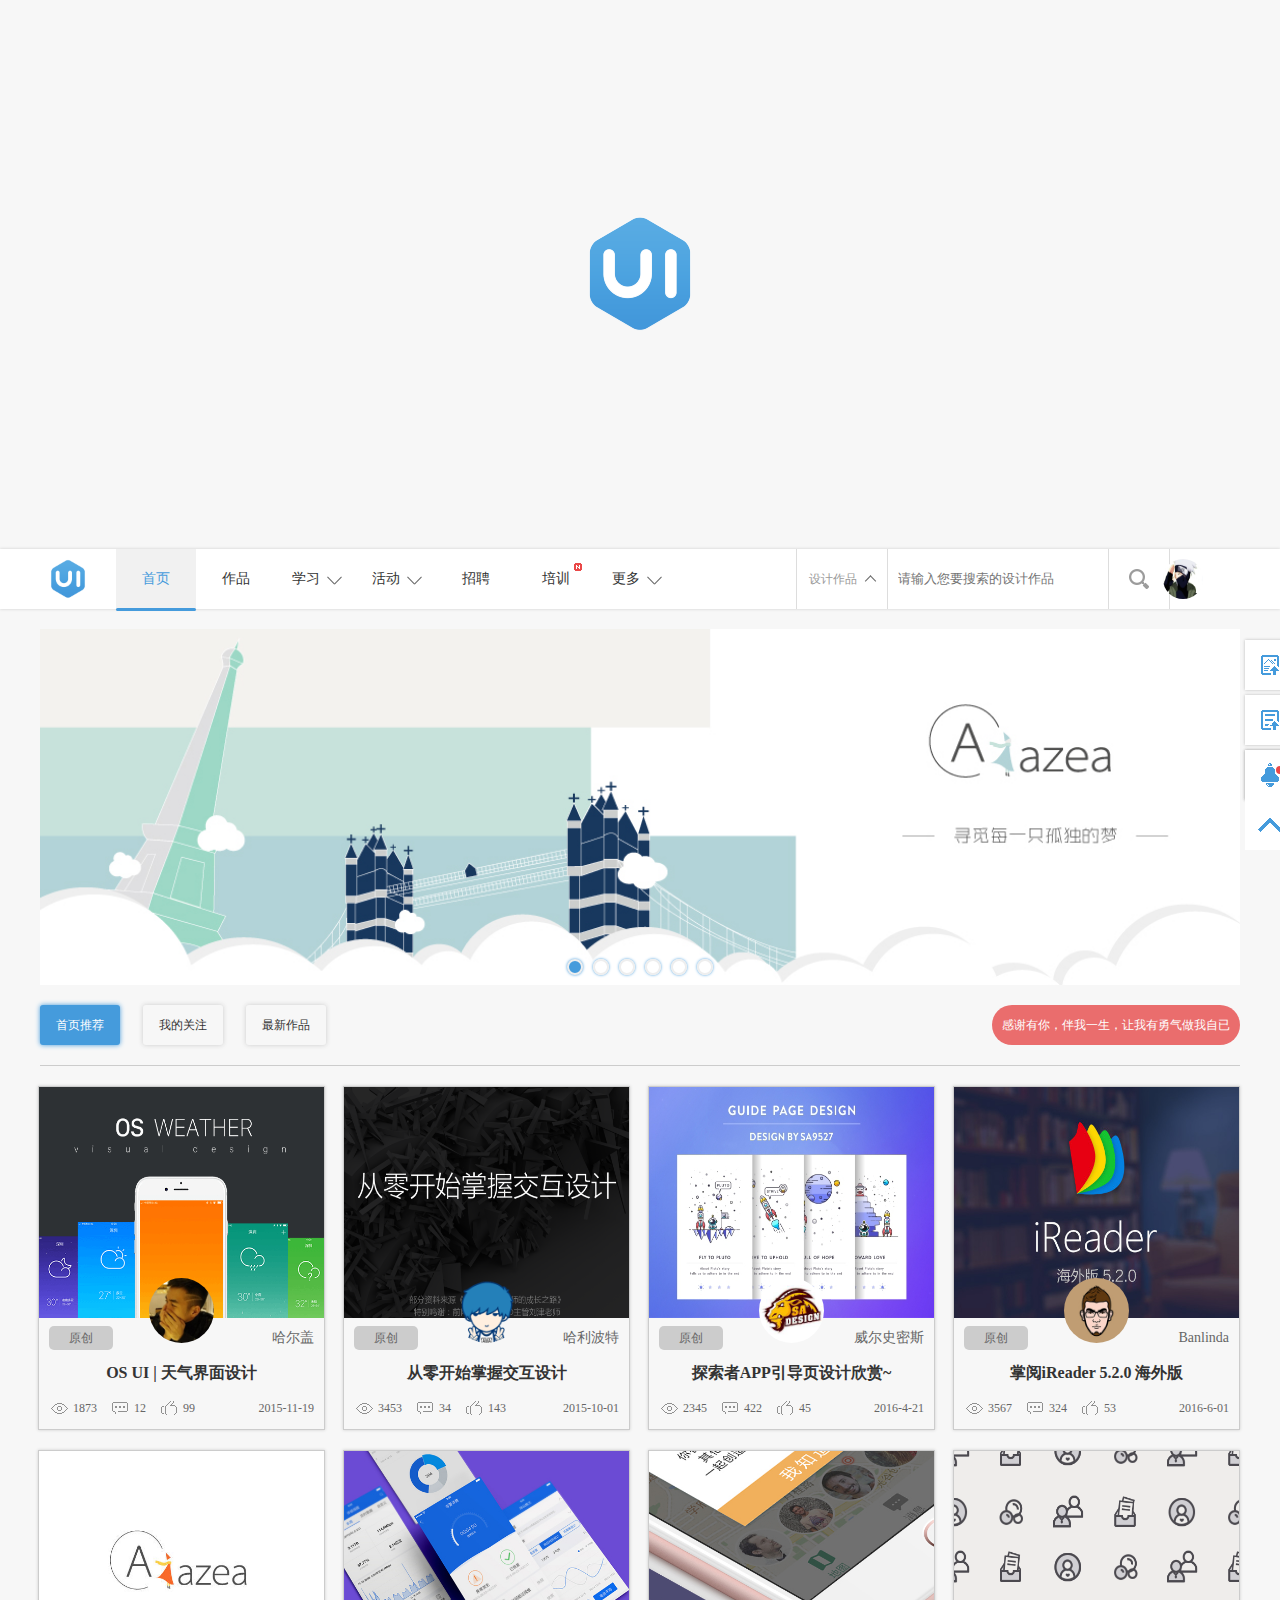
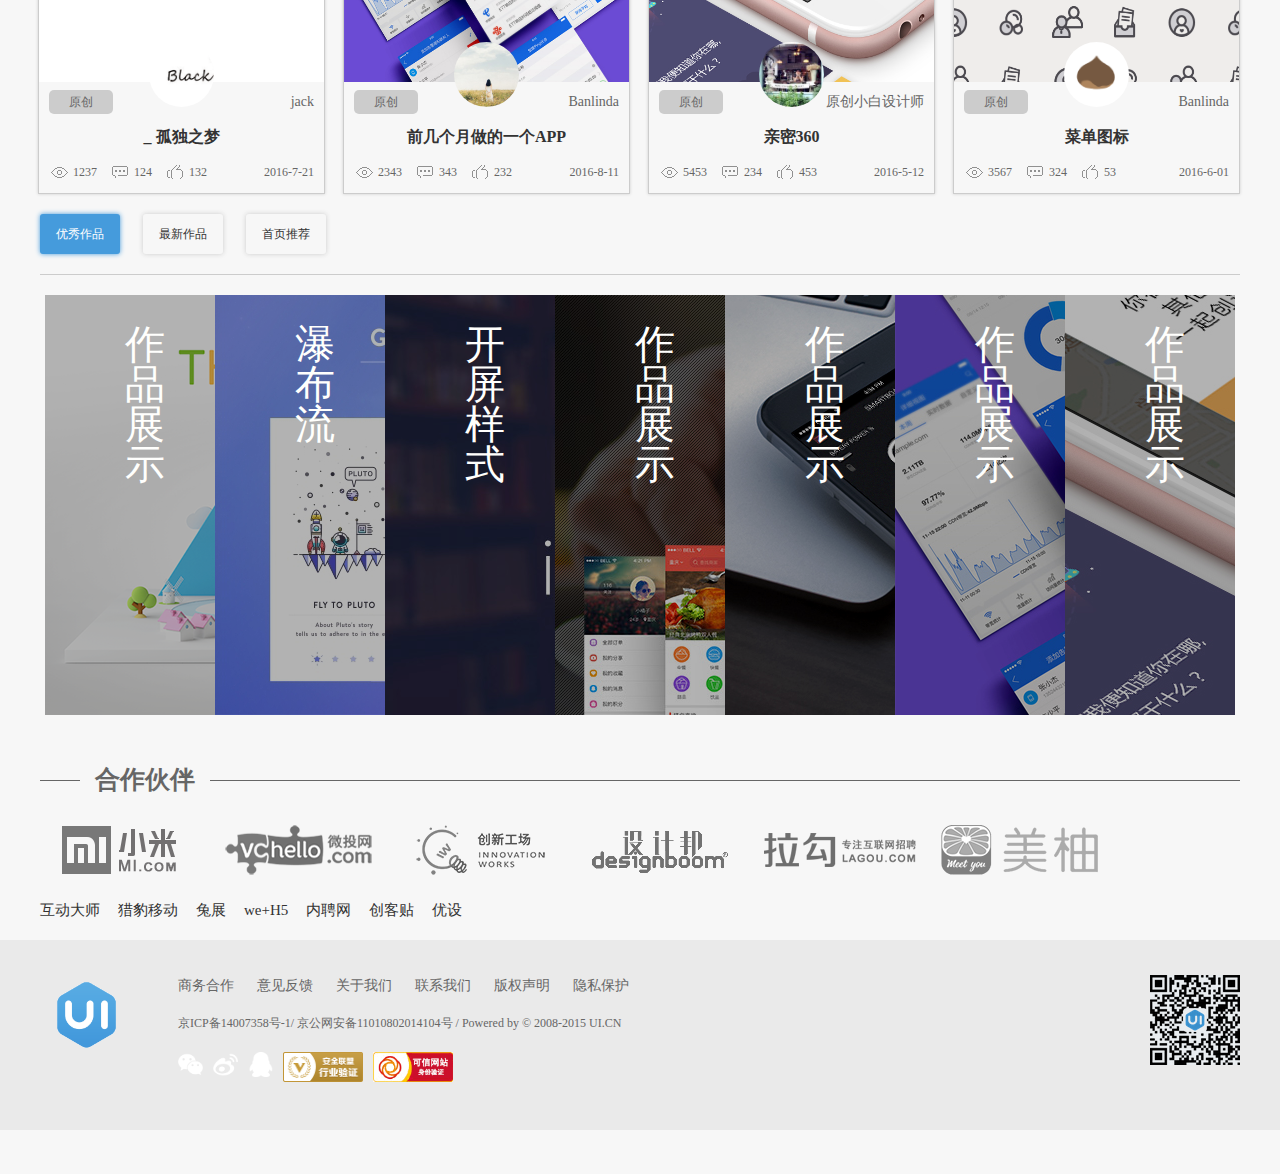
<file: index.html>
<!DOCTYPE html>
    <html>
    <head lang="en">
        <meta charset="UTF-8">
        <title>UI中国-专业界面交互设计平台</title>
        <link rel="stylesheet" href="css/index.css" type="text/css"/>
        <link rel="stylesheet" href="css/手风琴---.css"/>
        <link rel="stylesheet" href="css/footer-mian1.css"/>
        <link rel="stylesheet" href="css/slidebar.css"/>
        <script src="js/jquery-1.12.2.js"></script>
        <script src="js/index.js"></script>
        <script src="js/side-bar.js"></script>
        <script src="js/osSlider.js"></script>
        <script src="js/shoufengqin---.js"></script>
    </head>
    <body>
    <!--S=顶部导航栏-->
    <div class="bgBox">
        <div class="logoBox">
            <img src="images/logo.png" alt=""/>
        </div>
    </div>
    <div class="top-nav">
        <div class="top-nav-w w">
             <div class="top-nav-logo fl">
                 <a href="#">
                     <img src="images/logo.png" width="36" height="40"/>
                 </a>
             </div>
            <div class="nav">
                <ul>
                    <li class="nav-li"><a href="index.html">首页</a></li>
                    <li><a href="#">作品</a></li>
                    <li>
                        <a href="baoUI.html" class="text-left nav-120">学习</a>
                        <dl class="nav-120"><dd><i></i><a href="#">专题</a></dd><dd><i></i><a href="#">教程</a></dd><dd><i></i><a href="#">书籍</a></dd></dl>
                    </li>
                    <li>
                        <a href="#" class="text-left nav-80">活动</a>
                        <dl class="nav-80"><dd><i></i><a href="#">UTalk</a></dd><dd><i></i><a href="#">设计大赛</a></dd></dl>
                    </li>
                    <li><a href="#">招聘</a></li>
                    <li class="nav-new"><a href="peixun.html">培训</a></li>
                    <li>
                        <a href="#" class="text-left">更多</a>
                        <dl class="nav-160"><dd><i></i><a href="#">灵感</a></dd><dd><i></i><a href="#">工具</a></dd><dd><i></i><a href="#">话题</a></dd><dd><i></i><a href="#">主题学院</a></dd></dl>
                    </li>
                </ul>
            </div>
            <div class="top-nav-search fr">
                <div class="top-nav-search-left fl">
                    <span>设计作品</span>
                    <ul>
                        <li>设计作品</li>
                        <li>经验文章</li>
                        <li>源文件</li>
                        <li>设计狮</li>
                        <li>灵感</li>
                        <li>话题</li>
                    </ul>
                </div>
                <div class="top-nav-search-right fl">
                    <input type="text" placeholder="请输入您要搜索的设计作品"/><span></span>
                </div>
            </div>
            <div class="top-nav-login">
                <div class="boxImg">
                    <img src="images/head.jpg" width="40" height="40" alt=""/>
                </div>
                <ul>
                    <li class="lis1"><b></b>我的作品</li>
                    <li class="lis2"><b></b>我的收藏</li>
                    <li class="lis3"><b></b>我的简历</li>
                    <li class="lis4"><b></b>修改资料</li>
                    <li class="lis5"><b></b>退出登录</li>
                </ul>
            </div>
        </div>
    </div>
    <!--E=顶部导航栏-->

    <!--S=轮播图部分-->
    <div class="slider">
        <ul class="slider-main">
            <li><a href="#"><img src="images/banner/01.png"></a></li>
            <li><a href="#"><img src="images/banner/02.png"></a></li>
            <li><a href="#"><img src="images/banner/03.png"></a></li>
            <li><a href="#"><img src="images/banner/04.png"></a></li>
            <li><a href="#"><img src="images/banner/05.png"></a></li>
            <li><a href="#"><img src="images/banner/06.png"></a></li>
        </ul>
    </div>
    <script>
        var slider = new osSlider({ //开始创建效果
            pNode:'.slider', //容器的选择器 必填
            cNode:'.slider-main li', //轮播体的选择器 必填
            speed:6000, //速度 默认3000 可不填写
            autoPlay:true //是否自动播放 默认true 可不填写
        });
    </script>
    <!--E=轮播图部分-->

    <!--S=首页内容部分-->
    <div class="main w">
        <div class="main-top">
            <div class="main-top-nav fl">
                <a href="#" class="main-top-nav-a1">首页推荐</a>
                <a href="#" class="main-top-nav-a2">我的关注</a>
                <a href="#" class="main-top-nav-a2">最新作品</a>
            </div>
            <div class="main-gg fr">
                <span class="s0 sh"><i>感谢有你，伴我一生，让我有勇气做我自已</i></span>
                <span class="s1"><i>只有自己足够强大，才不会被别人践踏</i></span>
                <span class="s2"><i>其实赖于基因技术，外加记忆（灵魂）转移，我们就可以永生啦</i></span>
                <span class="s3"><i>一个正常人，每天至少要拥抱八次</i></span>
                <span class="s4"><i>清除浏览器缓存</i></span>
                <span class="s5"><i>UI中国招聘频道全新改版</i></span>
            </div>
        </div>
        <div class="main-middle clearfix">
            <div class="main-middle-box fl">
                <div class="main-middle-box-img">
                    <a href="#">
                        <img src="images/word-img/01.gif" width="285" height="231" alt=""/>
                    </a>
                </div>
                <!--图片阴影遮挡层-->
                <a href="#" class="main-text"><span>设计目标：微创新、差异化、简洁美.设计分析：设计前期+一周实时天气的呈现方式。</span><i>&nbsp;</i></a>
                <!--头像部分-->
                <div class="p">
                    <img src="images/user-head/01.png" width="65" height="65" alt=""/>
                </div>
                <div class="userName">
                    <div class="userName-left fl">原创</div>
                    <a href="#">哈尔盖</a>
                </div>
                <div class="content-title">
                    <a href="#">OS UI | 天气界面设计</a>
                </div>
                <div class="content-tips">
                    <span title="浏览数" class="sp1">1873</span>
                    <span title="评论数" class="sp2">12</span>
                    <span title="点赞数" class="sp3">99</span>
                    <i>2015-11-19</i>
                </div>
            </div>

            <div class="main-middle-box fl">
                <div class="main-middle-box-img">
                    <a href="#">
                        <img src="images/word-img/02.png" width="285" height="231" alt=""/>
                    </a>
                </div>
                <a href="#" class="main-text"><span>设计前期，的首页大多数都是动态背景+一周实时天气的呈现方式。</span><i>&nbsp;</i></a>
                <div class="p">
                    <img src="images/user-head/02.png" width="65" height="65" alt=""/>
                </div>
                <div class="userName">
                    <div class="userName-left fl">原创</div>
                    <a href="#">哈利波特</a>
                </div>
                <div class="content-title">
                    <a href="#">从零开始掌握交互设计</a>
                </div>
                <div class="content-tips">
                    <span title="浏览数" class="sp1">3453</span>
                    <span title="评论数" class="sp2">34</span>
                    <span title="点赞数" class="sp3">143</span>
                    <i>2015-10-01</i>
                </div>
            </div>

            <div class="main-middle-box fl">
                <div class="main-middle-box-img">
                    <a href="#">
                        <img src="images/word-img/03.png" width="285" height="231" alt=""/>
                    </a>
                </div>
                <a href="#" class="main-text"><span>设计目标：微创新、差异化、简洁美.设计分析：设计前期，分析了市面上主流的OS天气做法，发现天气的首页大多数都是动态背景+一周实时天气的呈现方式。</span><i>&nbsp;</i></a>
                <div class="p">
                    <img src="images/user-head/03.png" width="65" height="65" alt=""/>
                </div>
                <div class="userName">
                    <div class="userName-left fl">原创</div>
                    <a href="#">威尔史密斯</a>
                </div>
                <div class="content-title">
                    <a href="#">探索者APP引导页设计欣赏~</a>
                </div>
                <div class="content-tips">
                    <span title="浏览数" class="sp1">2345</span>
                    <span title="评论数" class="sp2">422</span>
                    <span title="点赞数" class="sp3">45</span>
                    <i>2016-4-21</i>
                </div>
            </div>

            <div class="main-middle-box fl">
                <div class="main-middle-box-img">
                    <a href="#">
                        <img src="images/word-img/04.png" width="285" height="231" alt=""/>
                    </a>
                </div>
                <a href="#" class="main-text"><span>让阅读成为一种风尚<br>——《小编字》</span><i>&nbsp;</i></a>
                <div class="p">
                    <img src="images/user-head/04.png" width="65" height="65" alt=""/>
                </div>
                <div class="userName">
                    <div class="userName-left fl">原创</div>
                    <a href="#">Banlinda</a>
                </div>
                <div class="content-title">
                    <a href="#">掌阅iReader 5.2.0 海外版</a>
                </div>
                <div class="content-tips">
                    <span title="浏览数" class="sp1">3567</span>
                    <span title="评论数" class="sp2">324</span>
                    <span title="点赞数" class="sp3">53</span>
                    <i>2016-6-01</i>
                </div>
            </div>

            <div class="main-middle-box fl">
                <div class="main-middle-box-img">
                    <a href="#">
                        <img src="images/word-img/06.png" width="285" height="231" alt=""/>
                    </a>
                </div>
                <a href="#" class="main-text"><span>分析了市面上主流的OS天气做法，发现天气的首页大多数都是动态背景+一周实时天气的呈现方式。</span><i>&nbsp;</i></a>
                <div class="p">
                    <img src="images/user-head/06.png" width="65" height="65" alt=""/>
                </div>
                <div class="userName">
                    <div class="userName-left fl">原创</div>
                    <a href="#">jack</a>
                </div>
                <div class="content-title">
                    <a href="#">_ 孤独之梦</a>
                </div>
                <div class="content-tips">
                    <span title="浏览数" class="sp1">1237</span>
                    <span title="评论数" class="sp2">124</span>
                    <span title="点赞数" class="sp3">132</span>
                    <i>2016-7-21</i>
                </div>
            </div>

            <div class="main-middle-box fl">
                <div class="main-middle-box-img">
                    <a href="#">
                        <img src="images/word-img/07.png" width="285" height="231" alt=""/>
                    </a>
                </div>
                <a href="#" class="main-text"><span>设计目标：微创新、差异化、简洁美.设计分析：设计前期，分析了市面上主流的OS天气做法，发现天气的首页大多数都是动态背景+一周实时天气的呈现方式。</span><i>&nbsp;</i></a>
                <div class="p">
                    <img src="images/user-head/07.png" width="65" height="65" alt=""/>
                </div>
                <div class="userName">
                    <div class="userName-left fl">原创</div>
                    <a href="#">Banlinda</a>
                </div>
                <div class="content-title">
                    <a href="#">前几个月做的一个APP</a>
                </div>
                <div class="content-tips">
                    <span title="浏览数" class="sp1">2343</span>
                    <span title="评论数" class="sp2">343</span>
                    <span title="点赞数" class="sp3">232</span>
                    <i>2016-8-11</i>
                </div>
            </div>

            <div class="main-middle-box fl">
                <div class="main-middle-box-img">
                    <a href="#">
                        <img src="images/word-img/08.png" width="285" height="231" alt=""/>
                    </a>
                </div>
                <a href="#" class="main-text"><span>作者太懒、什么都没有写<br>——《小编字》</span><i>&nbsp;</i></a>
                <div class="p">
                    <img src="images/user-head/08.png" width="65" height="65" alt=""/>
                </div>
                <div class="userName">
                    <div class="userName-left fl">原创</div>
                    <a href="#">原创小白设计师</a>
                </div>
                <div class="content-title">
                    <a href="#">亲密360</a>
                </div>
                <div class="content-tips">
                    <span title="浏览数" class="sp1">5453</span>
                    <span title="评论数" class="sp2">234</span>
                    <span title="点赞数" class="sp3">453</span>
                    <i>2016-5-12</i>
                </div>
            </div>

            <div class="main-middle-box fl">
                <div class="main-middle-box-img">
                    <a href="#">
                        <img src="images/word-img/10.gif" width="285" height="231" alt="" id="im"/>
                    </a>
                </div>
                <a href="#" class="main-text"><span>作者太懒、什么都没有写<br>——《小编字》</span><i>&nbsp;</i></a>
                <div class="p">
                    <img src="images/user-head/10.gif" width="65" height="65" alt=""/>
                </div>
                <div class="userName">
                    <div class="userName-left fl">原创</div>
                    <a href="#">Banlinda</a>
                </div>
                <div class="content-title">
                    <a href="#">菜单图标</a>
                </div>
                <div class="content-tips">
                    <span title="浏览数" class="sp1">3567</span>
                    <span title="评论数" class="sp2">324</span>
                    <span title="点赞数" class="sp3">53</span>
                    <i>2016-6-01</i>
                </div>
            </div>
        </div>

      <div class="middle-navge">

          <div class="main-top">
              <div class="main-top-nav fl">
                  <a href="#" class="main-top-nav-a1">优秀作品</a>
                  <a href="#" class="main-top-nav-a2">最新作品</a>
                  <a href="#" class="main-top-nav-a2">首页推荐</a>
              </div>

          </div>

        <!--手风琴开始-->
        <div class="acc ">
            <div class="acc-middle w">
                <ul class="acc-ul" id="uuu">
                    <li><a href="#">
                        <div class="acc-title"><h3>作品展示</h3></div>
                        <div class="acc-background-1 acc-auto"></div>
                    </a></li>
                    <li><a href="#">
                        <div class="acc-title"><h3>瀑布流</h3></div>
                        <div class="acc-background-2 acc-auto"></div>
                    </a></li>
                    <li><a href="#">
                        <div class="acc-title"><h3>开屏样式</h3></div>
                        <div class="acc-background-3 acc-auto"></div>
                    </a></li>
                    <li><a href="main.html">
                        <div class="acc-title"><h3>作品展示</h3></div>
                        <div class="acc-background-4 acc-auto"></div>
                    </a></li>
                    <li><a href="#">
                        <div class="acc-title"><h3>作品展示</h3></div>
                        <div class="acc-background-5 acc-auto"></div>
                    </a></li>
                    <li><a href="#">
                        <div class="acc-title"><h3>作品展示</h3></div>
                        <div class="acc-background-6 acc-auto"></div>
                    </a></li>
                    <li><a href="#">
                        <div class="acc-title"><h3>作品展示</h3></div>
                        <div class="acc-background-7 acc-auto"></div>
                    </a></li>
                </ul>
            </div>
        </div>
        <!--手风琴结束-->
    </div>
  </div>
    <!--E=首页内容部分-->

    <!--S=设计师介绍部分-->
    <div class="w">
        <!--S--footer-line   合作伙伴  -->
        <div class="footer-line w">
            <span>合作伙伴</span>
            <i class="footer-line-i"></i>
        </div>
        <!--E--footer-line   合作伙伴 -->
        <!--S--footer-line-box   染色logo  -->
        <div class="footer-line-box w">
            <ul>
                <li>
                    <a href="#"  class="footer-line-box-1">
                        <!--<img src="images/line-01.png" alt=""/>-->
                    </a>
                    <!--<div footer-line-box-xia>-->
                    <!--<img src="images/line-1.png" alt=""/>-->
                    <!--</div>-->
                </li>
                <li><a href="" class="footer-line-box-2"></a></li>
                <li><a href="" class="footer-line-box-3"></a></li>
                <li><a href="" class="footer-line-box-4"></a></li>
                <li><a href="" class="footer-line-box-5"></a></li>
                <li><a href="" class="footer-line-box-6"></a></li>
            </ul>
        </div>
        <!--E--footer-line-box   染色logo  -->
        <!--S--footer-line-text   合作伙伴介绍 -->
        <div class="footer-line-text">
            <a href="#">互动大师</a>
            <a href="#">猎豹移动</a>
            <a href="#">兔展</a>
            <a href="#">we+H5</a>
            <a href="#">内聘网</a>
            <a href="#">创客贴</a>
            <a href="#">优设</a>
        </div>
    </div>
    <!--E--footer-line-text   合作伙伴介绍 -->
    <!--S--footer-nav   合作friend-->
    <div class="footer-nav">
        <div class="footer-nav-ui w">
            <div class="footer-nav-ui-img">
                <img src="images/logo.png" alt=""/>
            </div>
            <div class="footer-nav-ui-link">
                <div class="footer-nav-ui-link-a">
                    <a href="#">商务合作</a>
                    <a href="#">意见反馈</a>
                    <a href="#">关于我们</a>
                    <a href="#">联系我们</a>
                    <a href="#">版权声明</a>
                    <a href="#">隐私保护</a>
                </div>
                <div class="footer-nav-ui-link-police">
                    <p>京ICP备14007358号-1/ 京公网安备11010802014104号 / Powered by © 2008-2015 UI.CN</p>
                </div>
                <div class="footer-nav-ui-link-logo">
                    <ul>
                        <li><a href="#"><img src="images/icon-wx.png" class="footer-nav-ui-link-logo-1"/></a></li>
                        <li><a href="#"><img src="images/icon-wb.png" class="footer-nav-ui-link-logo-1"/></a></li>
                        <li><a href="#"><img src="images/icon-qq.png" class="footer-nav-ui-link-logo-1"/></a></li>
                        <li><a href="#"><img src="images/hy_83x30.png" class="footer-nav-ui-link-logo-2"/></a></li>
                        <li><a href="#"><img src="images/cnnic.png" class="footer-nav-ui-link-logo-2"/></a></li>
                    </ul>
                </div>
            </div>
            <div class="footer-nav-ui-ma">
                <!--<img src="images/foot-wx.png" alt="" style="height: ;ight: 60px width:60px"/>-->
            </div>

        </div>

    </div>

    <!--D--footer-nav   合作friend-->

    <!--E=设计师介绍部分-->

    <!--S=footer部分-->


    <!-- 侧边导航 end -->
    <div class="float-menu">
        <ul>
            <li><a href="#"><div class="a-d"><img src="images/work-jpg.png" alt=""/><span>上传<br>作品</span></div>
            </a>
            </li>
            <li><a href="#"><div class="a-d"><img src="images/work-text.png" alt=""/><span>上传<br>经验</span></div>
            </a>
            </li>
            <li class="fl"><a href="#" style="z-index: 2"><div class="a-d"><img src="images/tips.png" alt=""/><span>消息<br>提示</span><i></i></div>
            </a>
                <div class="float-box">
                    <dl>
                        <dt class="d1 float-dt" title="私信"></dt>
                        <dt class="d2 float-dt" title="回复"></dt>
                        <dt class="d3 float-dt" title="收藏"></dt>
                        <dt class="d4 float-dt" title="点赞"></dt>
                        <dt class="d5 float-dt" title="分享"></dt>
                        <dt class="d6 float-dt" title="系统提示"></dt>
                    </dl>
                    <div class="float-info">
                        <a href="#" class="float-move">点击查看更多</a>
                        <div class="float-no">没有此类消息</div>
                        <div class="float-line">
                            <a href="#"><span><strong>UI中国管理员 - 小U妹</strong> 私信你了,快去看看吧!</span><i>11/18 15:33</i></a>
                        </div>
                        <div class="float-line">
                            <a href="#"><span><strong>UI中国管理员 - 小U妹</strong> 私信你了,快去看看吧!</span><i>11/18 15:33</i></a>
                        </div>
                        <div class="float-line">
                            <a href="#"><span><strong>UI中国管理员 - 小U妹</strong> 私信你了,快去看看吧!</span><i>11/18 15:33</i></a>
                        </div>
                        <div class="float-line">
                            <a href="#"><span><strong>UI中国管理员 - 小U妹</strong> 私信你了,快去看看吧!</span><i>11/18 15:33</i></a>
                        </div>
                    </div>
                    <div class="float-info">
                        <a href="#" class="float-move">点击查看更多</a>
                        <div class="float-no">没有此类消息</div>
                        <div class="float-line">
                            <span><a href="#">腾讯ISUX</a>  回复了你在文章<a href="#">《面向设计的半封装web组件开发》</a>中的评论。</span><i>11/18 15:33</i><div class="float-hf">回复</div>
                        </div>
                        <div class="float-line">
                            <span><a href="#">iconsbox</a>  回复了你在文章<a href="#">《面向设计的半封装web组件开发》</a>中的评论。</span><i>11/18 15:33</i><div class="float-hf">回复</div>
                        </div>
                        <div class="float-line">
                            <span><a href="#">我是个安静的美男子</a>  回复了你在文章<a href="#">《面向设计的半封装web组件开发》</a>中的评论。</span><i>11/18 15:33</i><div class="float-hf">回复</div>
                        </div>
                        <div class="float-text"><input type="text" placeholder=""><span>发送</span></div>
                    </div>
                    <div class="float-info">
                        <a href="#" class="float-move">点击查看更多</a>
                        <div class="float-no">没有此类消息</div>
                    </div>
                    <div class="float-info">
                        <a href="#" class="float-move">点击查看更多</a>
                        <div class="float-no">没有此类消息</div>
                        <div class="float-line">
                            <span><a href="#">腾讯ISUX</a>赞了你的文章<a href="#">《面向设计的半封装web组件开发》</a></span><i>11/18 15:33</i>
                        </div>
                        <div class="float-line">
                            <span><a href="#">腾讯ISUX</a>赞了你的文章<a href="#">《面向设计的半封装web组件开发》</a></span><i>11/18 15:33</i>
                        </div>
                        <div class="float-line">
                            <span><a href="#">腾讯ISUX</a>赞了你的文章<a href="#">《面向设计的半封装web组件开发》</a></span><i>11/18 15:33</i>
                        </div>
                    </div>
                    <div class="float-info">
                        <a href="#" class="float-move">点击查看更多</a>
                        <div class="float-no">没有此类消息</div>
                        <div class="float-line">
                            <span><a href="#">UI中国管理员 - 小U妹</a>关注了你</span><i>11/18 15:33</i>
                        </div>
                        <div class="float-line">
                            <span><a href="#">UI中国管理员 - 小U妹</a>关注了你</span><i>11/18 15:33</i>
                        </div>
                        <div class="float-line">
                            <span><a href="#">UI中国管理员 - 小U妹</a>关注了你</span><i>11/18 15:33</i>
                        </div>
                        <div class="float-line">
                            <span><a href="#">UI中国管理员 - 小U妹</a>关注了你</span><i>11/18 15:33</i>
                        </div>
                    </div>
                    <div class="float-info">
                        <a href="#" class="float-move">点击查看更多</a>
                        <div class="float-no">没有此类消息</div>
                    </div>
                </div>
            </li>
            <li><a href="#"><div class="a-d"><img src="images/go-top.png" alt=""/><span>返回<br>顶部</span></div>
            </a>
            </li>
        </ul>
    </div>
    <!-- 侧边导航 end -->
    <!--E=footer部分-->

    <!--S=顶部导航栏-->
    <!--E=顶部导航栏-->

    <!--S=顶部导航栏-->
    <!--E=顶部导航栏-->

    <!--S=顶部导航栏-->
    <!--E=顶部导航栏-->

    <!--S=顶部导航栏-->
    <!--E=顶部导航栏-->

    <!--S=顶部导航栏-->
    <!--E=顶部导航栏-->

    <!--S=顶部导航栏-->
    <!--E=顶部导航栏-->
    </body>
    </html>
</file>
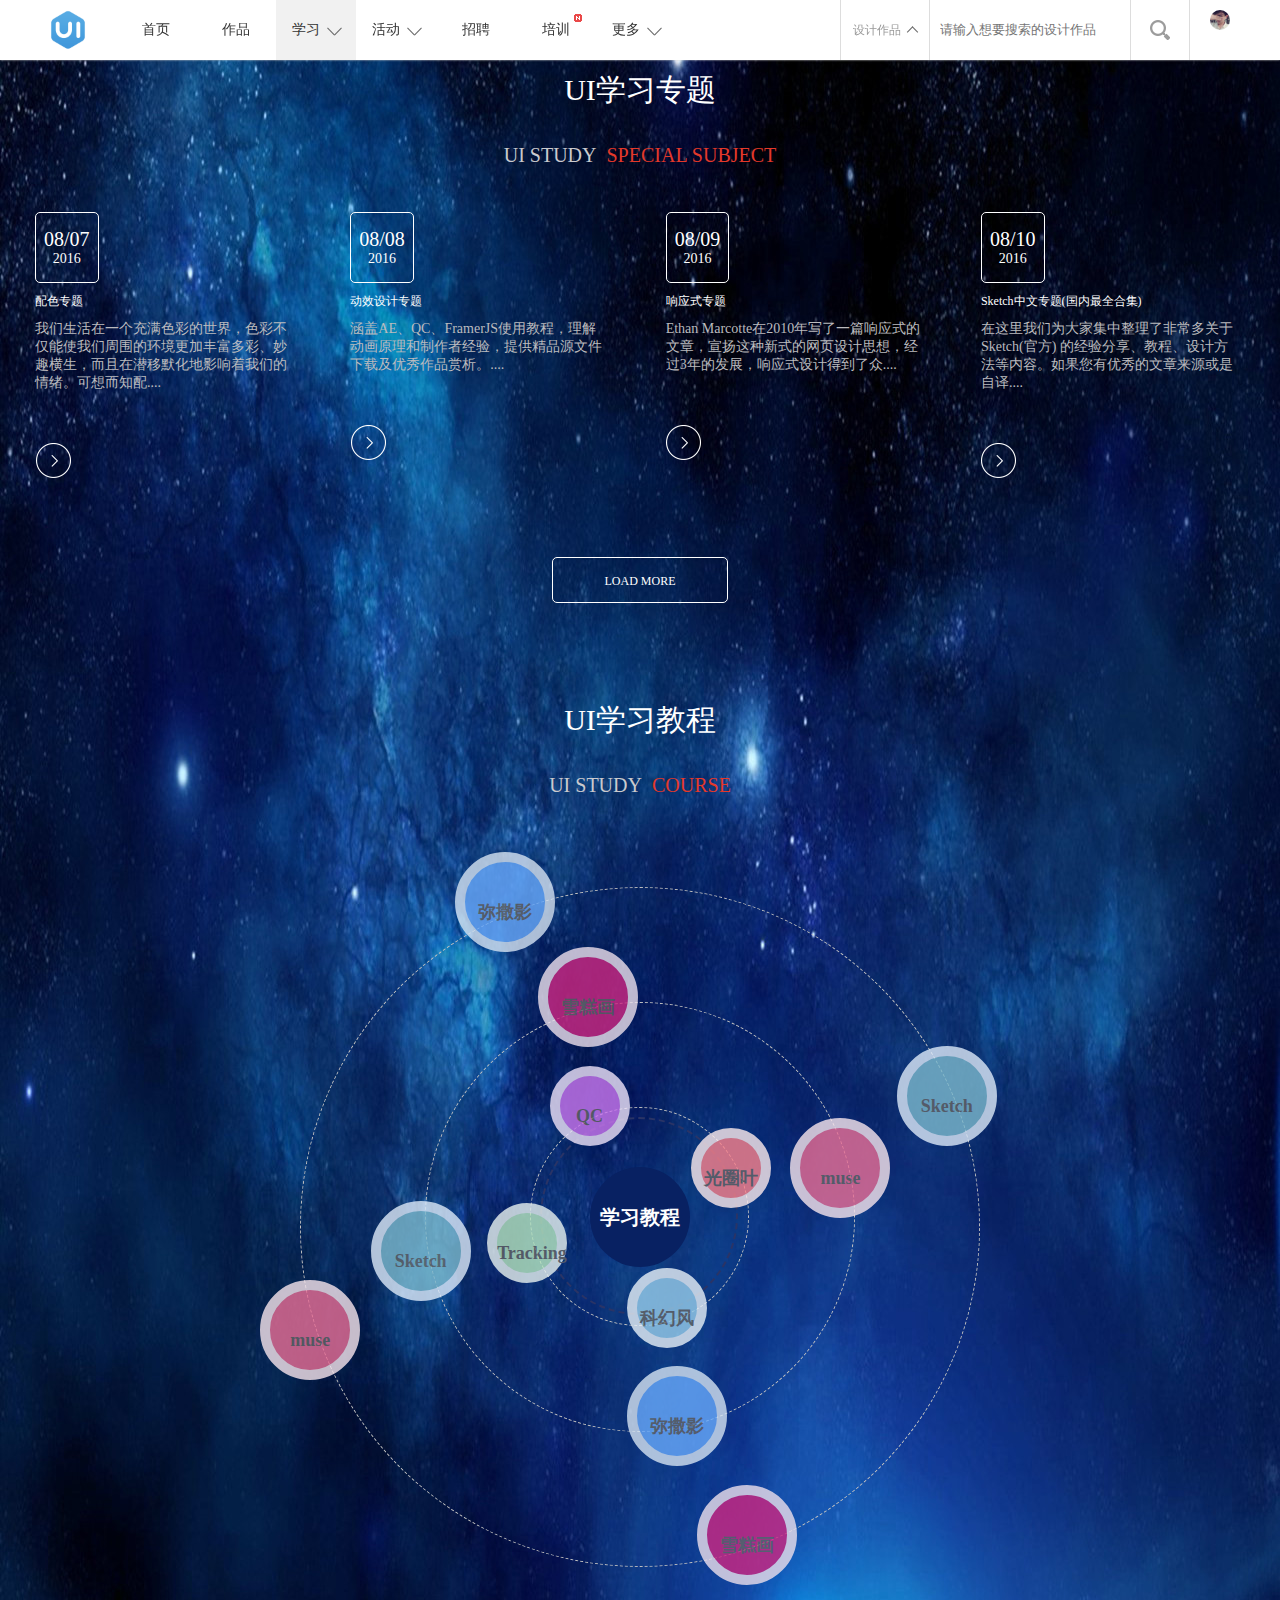
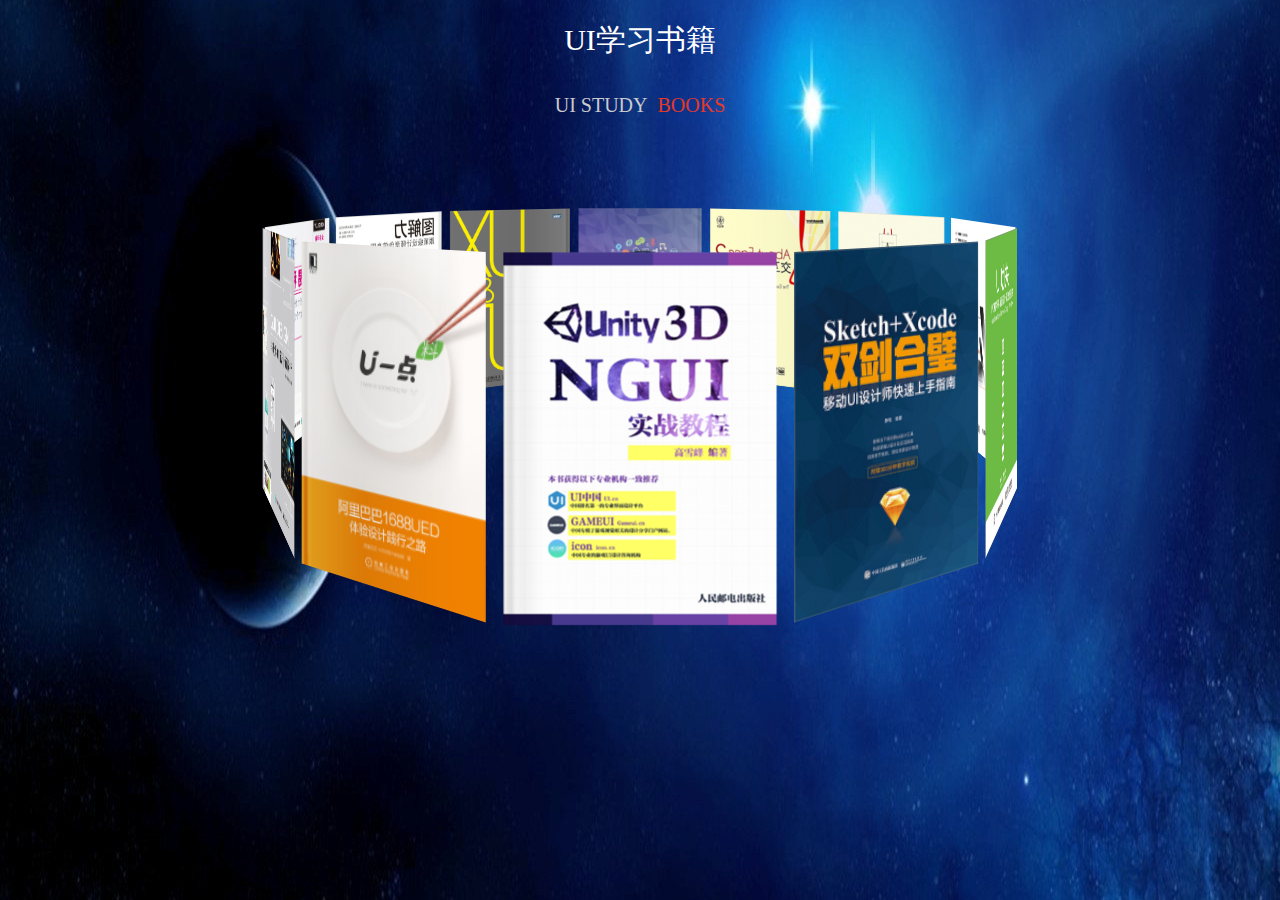
<file: baoUI.html>
<!DOCTYPE html>
<html>
<head lang="en">
    <meta charset="UTF-8">
    <title>UI中国-专业界面交互设计平台-学习</title>
    <script src="js/jquery-1.12.2.js"></script>
    <link rel="stylesheet" href="css/bao.css"/>
    <link rel="stylesheet" href="css/baodongtai.css"/>
    <script src="js/baodongtai.js"></script>
    <script src="js/daohang.js"></script>
    <!--添加download动态-->
    <link rel="stylesheet" href="css/animate.min.css">
    <link rel="stylesheet" href="css/jquery.gDialog.css">
    <script src="js/jquery.gDialog.js"></script>
    <!--添加xuexijiaocheng部分-->
    <script src="js/xuexijiaocheng.js"></script>
    <!--添加xuexishuji部分-->

</head>
<!--<script>小宝是最棒的</script>-->
<body>

<!-- 顶部导航 -->
<div class="top">
    <div class="toper">

        <div class="logo"><a href="index.html"><img src="images/logo.png"></a></div>
        <div class="nav">
            <ul>
                <li ><a href="index.html">首页</a></li>
                <li><a href="work.html">作品</a></li>
                <li>
                    <a href="exp.html" class="text-left nav-120 nav-li">学习</a>
                    <dl class="nav-120"><dd><i></i><a href="#">专题</a></dd><dd><i></i><a href="#">教程</a></dd><dd><i></i><a href="#">书籍</a></dd></dl>
                </li>
                <li>
                    <a href="activity.html" class="text-left nav-80">活动</a>
                    <dl class="nav-80"><dd><i></i><a href="#">UTalk</a></dd><dd><i></i><a href="#">设计大赛</a></dd></dl>
                </li>
                <li><a href="job.html">招聘</a></li>
                <li class="nav-new"><a href="peixun.html">培训</a></li>
                <li>
                    <a href="move.html" class="text-left">更多</a>
                    <dl class="nav-160"><dd><i></i><a href="#">灵感</a></dd><dd><i></i><a href="#">工具</a></dd><dd><i></i><a href="#">话题</a></dd><dd><i></i><a href="#">主题学院</a></dd></dl>
                </li>
            </ul>
        </div>

        <div class="top-login">
            <a href="login.html" class="top-head none"><img src="images/not-head.png"></a>
            <div class="top-head">
                <a href="user.html"><img src="images/head.png"></a>
                <ul>
                    <li><a href="#">我的作品</a></li>
                    <li><a href="#">我的收藏</a></li>
                    <li><a href="#">我的简历</a></li>
                    <li><a href="#">修改资料</a></li>
                    <li><a href="#">退出登录</a></li>
                </ul>
            </div>
        </div>

        <div class="top-search">
            <div class="top-search-left">
                <span>设计作品</span>
                <ul>
                    <li>设计作品</li>
                    <li>经验文章</li>
                    <li>源文件</li>
                    <li>设计狮</li>
                    <li>灵感</li>
                    <li>话题</li>
                </ul>
            </div>
            <div class="top-search-right">
                <input type="text" placeholder="请输入想要搜索的设计作品"><span></span>
            </div>
        </div>

    </div>
</div>
<!-- 顶部导航 end -->

<!-- 学习专题部分 start-->
<div class="trends">
    <div class="trendsCenter">
        <div class="trendsHead">
            <h3>UI学习专题</h3>
            <h5>UI STUDY&nbsp;&nbsp;<span>SPECIAL SUBJECT</span></h5>

        </div>
        <ul class="trends-ul">
            <li>
                <div class="continer">
                    <div class="txt">
                        <div class="dhTop"><img src="images/xuexizhuanti/baodongtai1.png" alt=""></div>
                        <span><em>08/07</em>2016</span>
                        <h4><a href="#" class="baise">配色专题</a></h4>
                        <p>我们生活在一个充满色彩的世界，色彩不仅能使我们周围的环境更加丰富多彩、妙趣横生，而且在潜移默化地影响着我们的情绪。可想而知配....</p>
                        <a href="#" class="more"></a>
                        <div class="dhBot">
                            <h4><a href="#" class="baise">配色专题</a></h4>
                            <p>我们生活在一个充满色彩的世界，色彩不仅能使我们周围的环境更加丰富多彩、妙趣横生，而且在潜移默化地影响着我们的情绪。可想而知配....</p>
                        </div>
                    </div>
                </div>
            </li>
            <li>
                <div class="continer">
                    <div class="txt">
                        <div class="dhTop"><img src="images/xuexizhuanti/baodongtai2.gif" alt=""></div>
                        <span><em>08/08</em>2016</span>
                        <h4><a href="#" class="baise">动效设计专题</a></h4>
                        <p>涵盖AE、QC、FramerJS使用教程，理解动画原理和制作者经验，提供精品源文件下载及优秀作品赏析。....</p>
                        <a href="#" class="more"></a>
                        <div class="dhBot">
                            <h4><a href="#" class="baise">动效设计专题</a></h4>
                            <p>涵盖AE、QC、FramerJS使用教程，理解动画原理和制作者经验，提供精品源文件下载及优秀作品赏析。....</p>
                        </div>
                    </div>
                </div>
            </li>
            <li>
                <div class="continer">
                    <div class="txt">
                        <div class="dhTop"><img src="images/xuexizhuanti/baodongtai3.png" alt=""></div>
                        <span><em>08/09</em>2016</span>
                        <h4><a href="#" class="baise">响应式专题</a></h4>
                        <p>Ethan Marcotte在2010年写了一篇响应式的文章，宣扬这种新式的网页设计思想，经过3年的发展，响应式设计得到了众....</p>
                        <a href="#" class="more"></a>
                        <div class="dhBot">
                            <h4><a href="#" class="baise">响应式专题</a></h4>
                            <p>Ethan Marcotte在2010年写了一篇响应式的文章，宣扬这种新式的网页设计思想，经过3年的发展，响应式设计得到了众....</p>
                        </div>
                    </div>
                </div>
            </li>
            <li>
                <div class="continer">
                    <div class="txt">
                        <div class="dhTop"><img src="images/xuexizhuanti/baodongtai4.png" alt=""></div>
                        <span><em>08/10</em>2016</span>
                        <h4><a href="#" class="baise">Sketch中文专题(国内最全合集)</a></h4>
                        <p>在这里我们为大家集中整理了非常多关于 Sketch(官方) 的经验分享、教程、设计方法等内容。如果您有优秀的文章来源或是自译....</p>
                        <a href="#" class="more"></a>
                        <div class="dhBot">
                            <h4><a href="#" class="baise">Sketch中文专题(国内最全合集)</a></h4>
                            <p>在这里我们为大家集中整理了非常多关于 Sketch(官方) 的经验分享、教程、设计方法等内容。如果您有优秀的文章来源或是自译....</p>
                        </div>
                    </div>
                </div>
            </li>
        </ul>
        <div class="trends-more demo-2"><a href="#">LOAD MORE</a></div>
    </div>
</div>
<!-- 学习专题部分 end -->

<!-- 学习教程部分 start-->
    <div class="trendsCenter">
        <div class="trendsHead">
            <h3>UI学习教程</h3>
            <h5>UI STUDY&nbsp;&nbsp;<span>COURSE</span></h5>
        </div>

        <div id="bang">
            <div id="circle4">
                <div class="ball2"></div>
                <div class="ball2"></div>
                <div class="ball2"></div>
                <div class="ball2"></div>
            </div>
            <div id="circle3">
                <div class="ball2"></div>
                <div class="ball2"></div>
                <div class="ball2"></div>
                <div class="ball2"></div>
            </div>
            <div id="circle2"></div>
            <div id="circle1">
                <div class="ball2"></div>
                <div class="ball2"></div>
                <div class="ball2"></div>
                <div class="ball2"></div>
            </div>
            <div id="centerC">学习教程</div><span id="centerCSpan"></span>
        </div>
    </div>
<!-- 学习教程部分 end -->


<!-- 学习书籍部分 start-->
<div class="xuexishuji">
    <div class="trendsCenter">
        <div class="trendsHead">
            <h3>UI学习书籍</h3>
            <h5>UI STUDY&nbsp;&nbsp;<span>BOOKS</span></h5>
        </div>
        <!--导入HTML文件，第一种方法-->
        <!--<iframe src="xuexishuji/baoxuexishuji.html" width="100%"  frameborder="0" height="800px"></iframe>-->
        <!--导入HTML文件，第二种方法-->
        <object style="border:0" type="text/x-scriptlet" data="xuexishuji/baoxuexishuji.html" width=100% height=700></object>
    </div>
</div>
<!-- 学习书籍部分 end -->

<!-- 顶部导航 start-->
<!-- 顶部导航 end -->

<!-- 顶部导航 start-->
<!-- 顶部导航 end -->

<!-- 顶部导航 start-->
<!-- 顶部导航 end -->

<!-- 顶部导航 start-->
<!-- 顶部导航 end -->

<!-- 顶部导航 start-->
<!-- 顶部导航 end -->
</body>
</html>
</file>
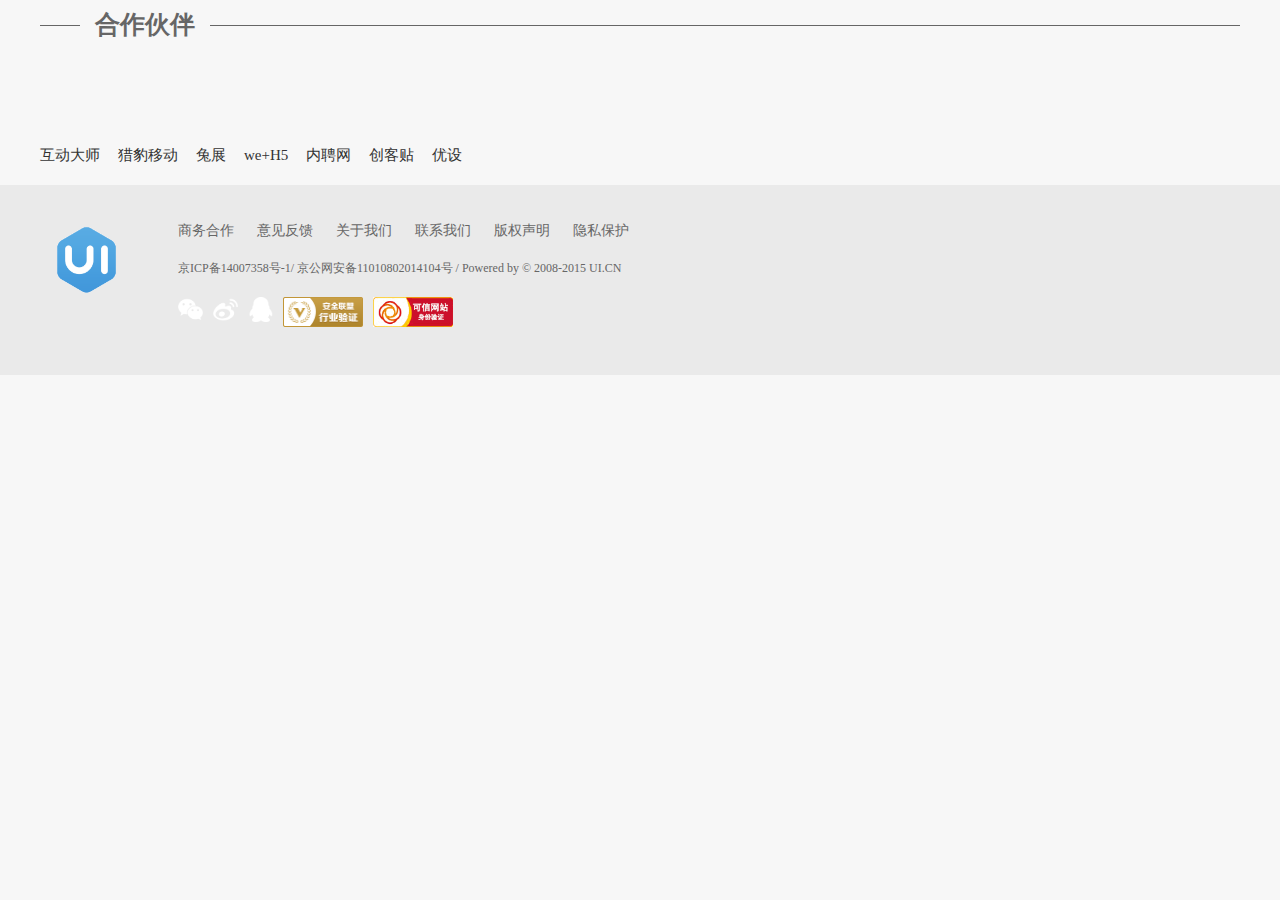
<file: footer-mian.html>
<!DOCTYPE html>
<html>
<head lang="en">
    <meta charset="UTF-8">
    <title></title>
    <link rel="stylesheet" href="css/footer-mian.css"/>
    <script src="js/index.js"></script>
    <script src="js/jquery.js"></script>

</head>
<body>

<div class="w">


    <!--S--footer-line   合作伙伴  -->
    <div class="footer-line w">
        <span>合作伙伴</span>
        <i class="footer-line-i"></i>
    </div>

    <!--E--footer-line   合作伙伴 -->


    <!--S--footer-line-box   染色logo  -->
    <div class="footer-line-box w">
        <ul>
            <li>
                <a href="#"  class="footer-line-box-1">

                <!--<img src="images/line-01.png" alt=""/>-->

                 </a>
                <!--<div footer-line-box-xia>-->
                    <!--<img src="images/line-1.png" alt=""/>-->
                <!--</div>-->
            </li>
            <li><a href="" class="footer-line-box-2"></a></li>
            <li><a href="" class="footer-line-box-3"></a></li>
            <li><a href="" class="footer-line-box-4"></a></li>
            <li><a href="" class="footer-line-box-5"></a></li>
            <li><a href="" class="footer-line-box-6"></a></li>
        </ul>
    </div>
    <!--E--footer-line-box   染色logo  -->


    <!--S--footer-line-text   合作伙伴介绍 -->
    <div class="footer-line-text">
        <a href="#">互动大师</a>
        <a href="#">猎豹移动</a>
        <a href="#">兔展</a>
        <a href="#">we+H5</a>
        <a href="#">内聘网</a>
        <a href="#">创客贴</a>
        <a href="#">优设</a>
    </div>
</div>
<!--E--footer-line-text   合作伙伴介绍 -->

<!--S--footer-nav   合作friend-->
<div class="footer-nav">
    <div class="footer-nav-ui w">
        <div class="footer-nav-ui-img">
            <img src="images/logo.png" alt=""/>
        </div>
        <div class="footer-nav-ui-link">
            <div class="footer-nav-ui-link-a">

                <a href="#">商务合作</a>
                <a href="#">意见反馈</a>
                <a href="#">关于我们</a>
                <a href="#">联系我们</a>
                <a href="#">版权声明</a>
                <a href="#">隐私保护</a>
            </div>
            <div class="footer-nav-ui-link-police">

                <p>京ICP备14007358号-1/ 京公网安备11010802014104号 / Powered by © 2008-2015 UI.CN</p>
            </div>
            <div class="footer-nav-ui-link-logo">
                <ul>
                    <li><a href="#"><img src="images/icon-wx.png" class="footer-nav-ui-link-logo-1"/></a></li>
                    <li><a href="#"><img src="images/icon-wb.png" class="footer-nav-ui-link-logo-1"/></a></li>
                    <li><a href="#"><img src="images/icon-qq.png" class="footer-nav-ui-link-logo-1"/></a></li>
                    <li><a href="#"><img src="images/hy_83x30.png" class="footer-nav-ui-link-logo-2"/></a></li>
                    <li><a href="#"><img src="images/cnnic.png" class="footer-nav-ui-link-logo-2"/></a></li>
                </ul>
            </div>

        </div>
        <div class="footer-nav-ui-ma">
            <!--<img src="images/foot-wx.png" alt="" style="height: ;ight: 60px width:60px"/>-->
        </div>

    </div>

</div>

<!--D--footer-nav   合作friend-->


</body>
</html>
</file>
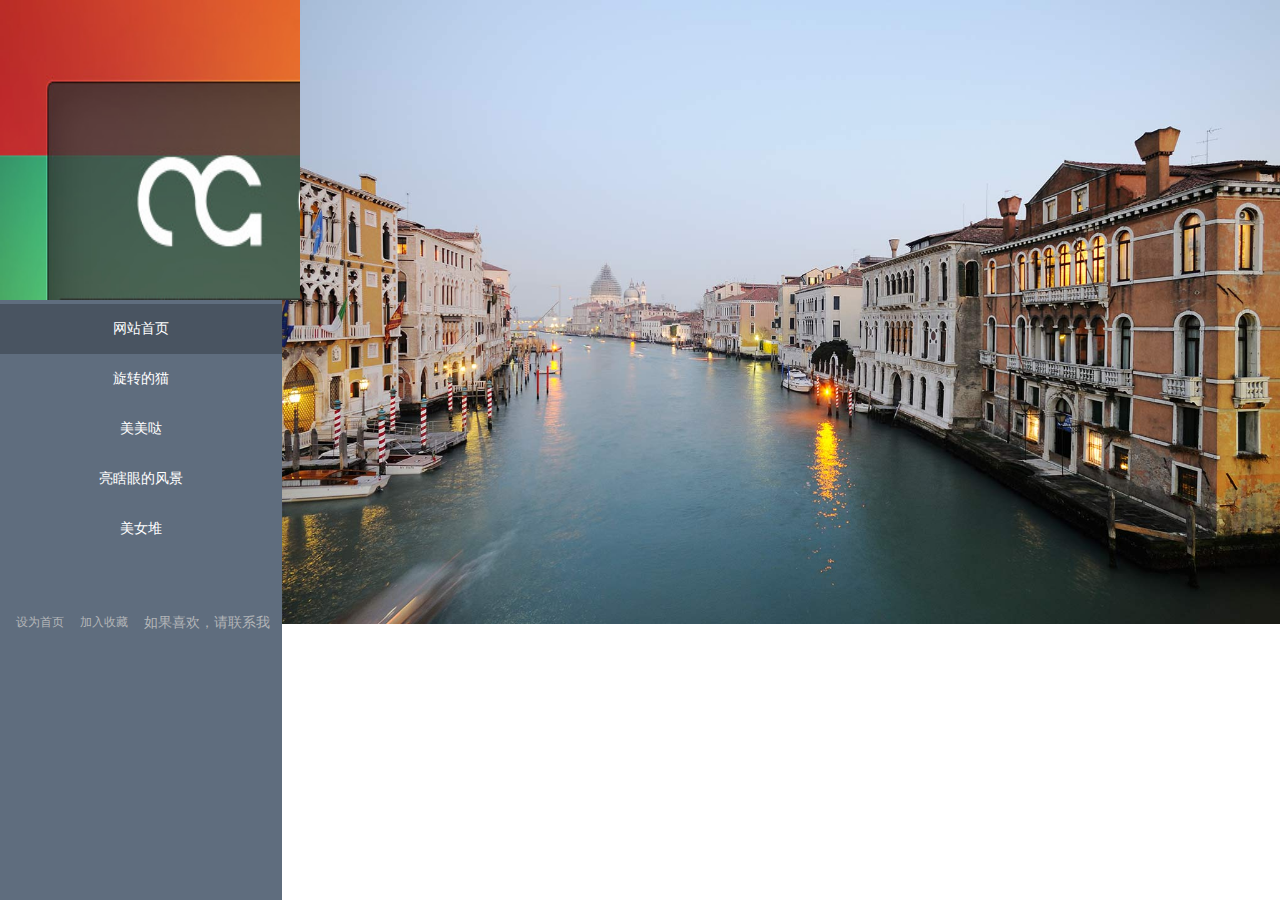
<file: main.html>
<!DOCTYPE html>
<html>
<head lang="en">
    <meta charset="UTF-8">
    <title></title>
    <link rel="stylesheet" type="text/css" href="css/css.css"  />

</head>

<body>
<div class="wrap clearfix">
    <!-- left nav start -->
    <div class="index_left fl">
        <div class="logo"><img src="images/3.jpg" alt=""/></div>
        <div class="nav">
            <ul>
                <li id="nav_01"><a href="index.html" >网站首页</a></li>
                <li><a href="cat/cat.html" >旋转的猫</a></li>
                <li><a href="mei/mei.html">美美哒</a></li>
                <li><a href="show/show.html" >亮瞎眼的风景</a></li>
                <li><a href="girl/girl.html" >美女堆</a></li>
            </ul>
        </div>
        <div class="tel">
            <ul>
                <li><a href="">设为首页</a></li>
                <li><a href="">加入收藏</a></li>
                <li class="tel_con">如果喜欢，请联系我</li>
            </ul>
        </div>
    </div>
    <!-- left nav end-->
    <div class="index_right fr">
        <div class="banner"><img src="images/banner.jpg" /></div>


    </div>

</div>
</body>
</html>


</form>
</body>
</html>
</file>
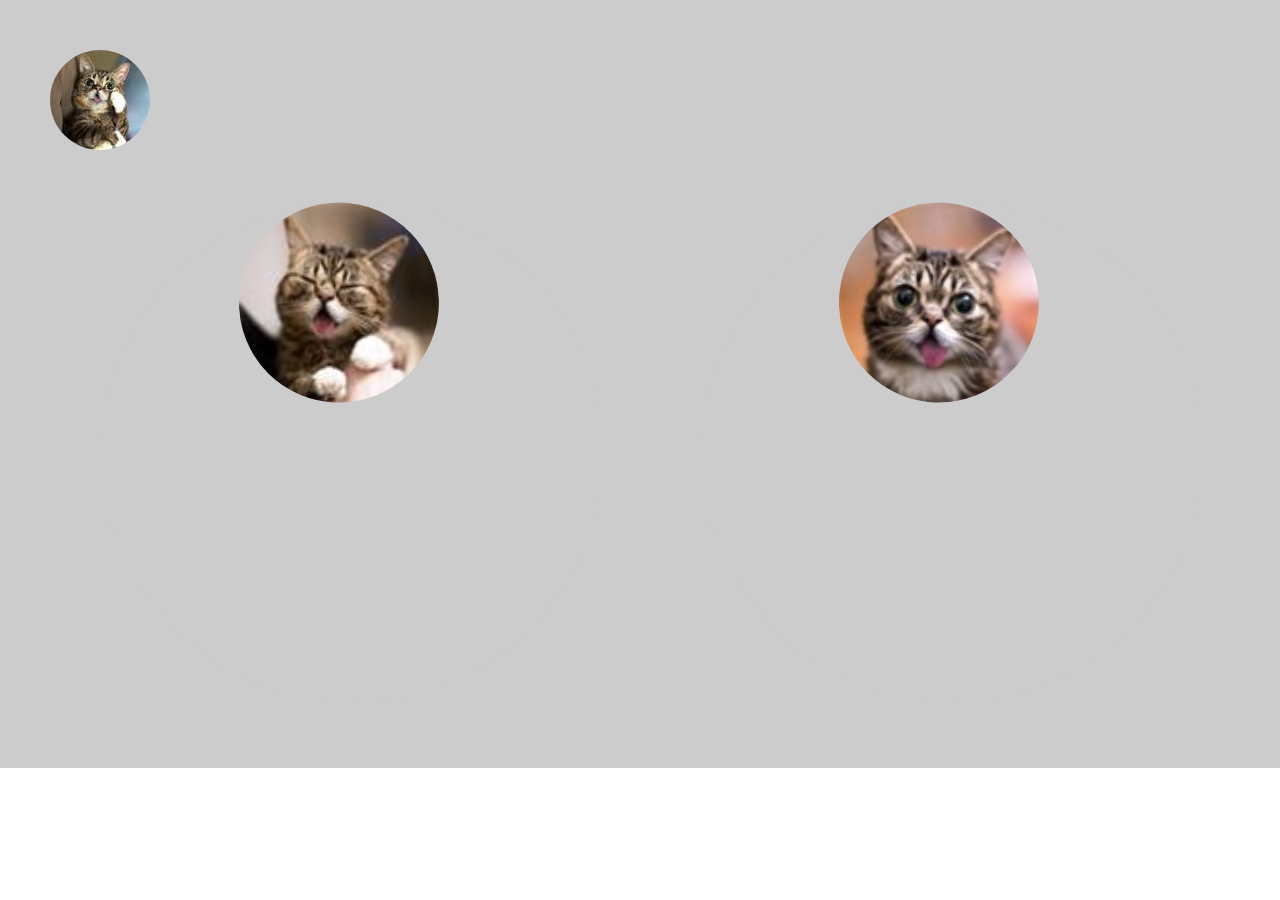
<file: cat/cat.html>
<!DOCTYPE html>
<html>
<head lang="en">
    <meta charset="UTF-8">
    <title></title>
    <style>
        *{
            margin: 0;
            padding: 0;
        }
        .head{
            width: 100%;
            height: 768px;
            background-color: #ccc;
        }
        .head-logo1 {
            position: absolute;
            left: 100px;
            top: 200px;
            float: left;
            width: 500px;
            height: 500px;
            border: 2px #ccc solid;
            text-align: center;
            transform:rotate(-5deg);
            transition:transform 2s;
            border-radius: 50%;
        }

        .pub{
            border-radius: 50%;
            width: 200px;
            height: 200px;
        }
        .head-logo1:hover{
            transform: rotate(360deg);

        }
        .head-logo2 {
            position: absolute;
            left: 700px;
            top: 200px;
            float: left;
            width: 500px;
            height: 500px;
            border: 2px #ccc solid;
            text-align: center;
            transform:rotate(-5deg);
            transition:transform 2s;
            border-radius: 50%;
        }

        .head-logo2:hover{
            transform: rotate(360deg);

        }

        .active {
            width:100px;
            height:100px;
            background: url(images/1.jpg) no-repeat;
            border-radius: 50%;
            position:relative;
            left: 50px;
            top: 50px;
            animation-name:myfirst;
            animation-duration:20s;
            animation-timing-function:linear;
            animation-delay:1s;
            animation-iteration-count:20;
            animation-direction:alternate;
            animation-play-state:running;

        }


        @keyframes myfirst
        {
            0%   { background: url(images/1.jpg); left:50px; top:50px;}
            25%  { background: url(images/2.jpg); left:1200px; top:50px;}
            50%  { background: url(images/3.jpg); left:1200px; top:500px;}
            75%  { background: url(images/4.jpg); left:50px; top:500px;}
            100% { background: url(images/5.jpg); left:50px; top:50px;}
        }



    </style>
</head>
<body>
<div class="head">

    <div class=" head-logo1">
        <img src="images/2.jpg"  class="pub"/>
    </div>
    <div class=" head-logo2">
        <img src="images/9.jpg" class="pub" />
    </div>

    <div class="active">

    </div>
</div>

</body>
</html>
</file>
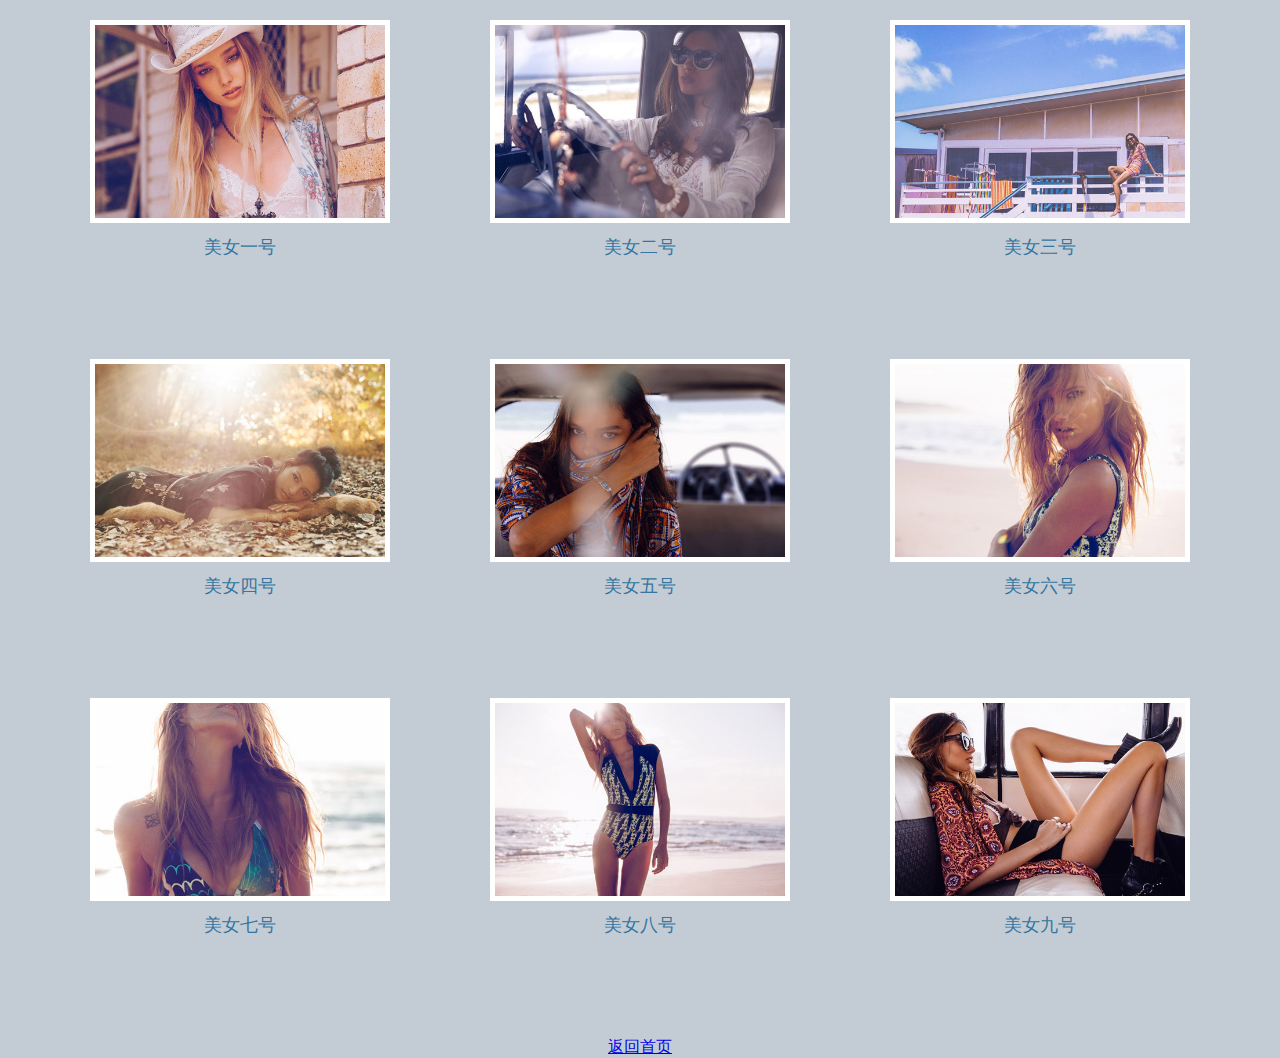
<file: girl/girl.html>
<!DOCTYPE html>
<html>
<head lang="en">
    <meta charset="UTF-8">
    <title>Document</title>
<link href="css/main.css" rel="stylesheet" type="text/css"/>
<link href="css/sim-prev-anim.css" rel="stylesheet" type="text/css" />
</head>
<body>

<div class="albums">
<div class="albums-inner">
<div class="albums-tab">
<div class="albums-tab-thumb sim-anim-1">
<img src="images/studio_0001.jpg" class="all studio"/>
<img src="images/studio_0002.jpg" class="all studio"/>
<img src="images/studio_0003.jpg" class="all studio"/>
<img src="images/studio_0004.jpg" class="all studio"/>
<img src="images/studio_0005.jpg" class="all studio"/>
<img src="images/studio_0006.jpg" class="all studio"/>
<img src="images/studio_0001.jpg" class="all studio"/>
</div>
<div class="albums-tab-text">美女一号 <span></span></div>
</div>

<div class="albums-tab">
<div class="albums-tab-thumb sim-anim-2">
<img src="images/studio_0001.jpg" class="all studio"/>
<img src="images/studio_0002.jpg" class="all studio"/>
<img src="images/studio_0003.jpg" class="all studio"/>
<img src="images/studio_0004.jpg" class="all studio"/>
<img src="images/studio_0010.jpg" class="all studio"/>

</div>
<div class="albums-tab-text">美女二号 <span></span></div>
</div>


<div class="albums-tab">
<div class="albums-tab-thumb sim-anim-3">
<img src="images/studio_0001.jpg" class="all studio"/>
<img src="images/studio_0002.jpg" class="all studio"/>
<img src="images/studio_0003.jpg" class="all studio"/>
<img src="images/studio_0004.jpg" class="all studio"/>
<img src="images/studio_0005.jpg" class="all studio"/>
<img src="images/studio_0006.jpg" class="all studio"/>
<img src="images/studio_0007.jpg" class="all studio"/>
<img src="images/studio_0008.jpg" class="all studio"/>
<img src="images/studio_0011.jpg" class="all studio"/>

</div>
<div class="albums-tab-text">美女三号 <span></span></div>
</div>


<div class="albums-tab">
<div class="albums-tab-thumb sim-anim-4">
<img src="images/studio_0001.jpg" class="all studio"/>
<img src="images/studio_0002.jpg" class="all studio"/>
<img src="images/studio_0003.jpg" class="all studio"/>
<img src="images/studio_0004.jpg" class="all studio"/>
<img src="images/studio_0005.jpg" class="all studio"/>
<img src="images/studio_0006.jpg" class="all studio"/>
<img src="images/studio_0007.jpg" class="all studio"/>
<img src="images/studio_0008.jpg" class="all studio"/>
<img src="images/studio_0009.jpg" class="all studio"/>

</div>
<div class="albums-tab-text">美女四号<span></span></div>
</div>

<div class="albums-tab">
<div class="albums-tab-thumb sim-anim-5">
<img src="images/studio_0001.jpg" class="all studio"/>
<img src="images/studio_0002.jpg" class="all studio"/>
<img src="images/studio_0003.jpg" class="all studio"/>
<img src="images/studio_0004.jpg" class="all studio"/>
<img src="images/studio_0005.jpg" class="all studio"/>

</div>
<div class="albums-tab-text">美女五号 <span></span></div>
</div>


<div class="albums-tab">
<div class="albums-tab-thumb sim-anim-6">
<img src="images/studio_0001.jpg" class="all studio"/>
<img src="images/studio_0009.jpg" class="all studio"/>
<img src="images/studio_0003.jpg" class="all studio"/>
<img src="images/studio_0004.jpg" class="all studio"/>
<img src="images/studio_0005.jpg" class="all studio"/>
<img src="images/studio_0006.jpg" class="all studio"/>
<img src="images/studio_0007.jpg" class="all studio"/>
<img src="images/studio_0008.jpg" class="all studio"/>
<img src="images/studio_0002.jpg" class="all studio"/>
</div>
<div class="albums-tab-text">美女六号 <span></span></div>
</div>


<div class="albums-tab">
<div class="albums-tab-thumb sim-anim-7">
<img src="images/studio_0001.jpg" class="all studio"/>
<img src="images/studio_0002.jpg" class="all studio"/>
<img src="images/studio_0003.jpg" class="all studio"/>
<img src="images/studio_0004.jpg" class="all studio"/>

</div>
<div class="albums-tab-text">美女七号<span></span></div>
</div>

<div class="albums-tab">
<div class="albums-tab-thumb sim-anim-8">
<img src="images/studio_0001.jpg" class="all studio"/>
<img src="images/studio_0002.jpg" class="all studio"/>
<img src="images/studio_0009.jpg" class="all studio"/>
<img src="images/studio_0004.jpg" class="all studio"/>
<img src="images/studio_0005.jpg" class="all studio"/>
<img src="images/studio_0006.jpg" class="all studio"/>
<img src="images/studio_0007.jpg" class="all studio"/>
<img src="images/studio_0008.jpg" class="all studio"/>
<img src="images/studio_0003.jpg" class="all studio"/>
</div>
<div class="albums-tab-text">美女八号<span></span></div>
</div>

<div class="albums-tab">
<div class="albums-tab-thumb sim-anim-9">
<img src="images/studio_0001.jpg" class="all studio"/>
<img src="images/studio_0002.jpg" class="all studio"/>
<img src="images/studio_0003.jpg" class="all studio"/>
<img src="images/studio_0004.jpg" class="all studio"/>
<img src="images/studio_0005.jpg" class="all studio"/>
<img src="images/studio_0009.jpg" class="all studio"/>
<img src="images/studio_0007.jpg" class="all studio"/>
<img src="images/studio_0008.jpg" class="all studio"/>
<img src="images/studio_0006.jpg" class="all studio"/>
</div>
<div class="albums-tab-text">美女九号 <span></span></div>
</div>


    </div>

</div>

<div style="text-align:center;">
    <a href="../main.html">返回首页</a>
</div>
</body>
</html>
</file>
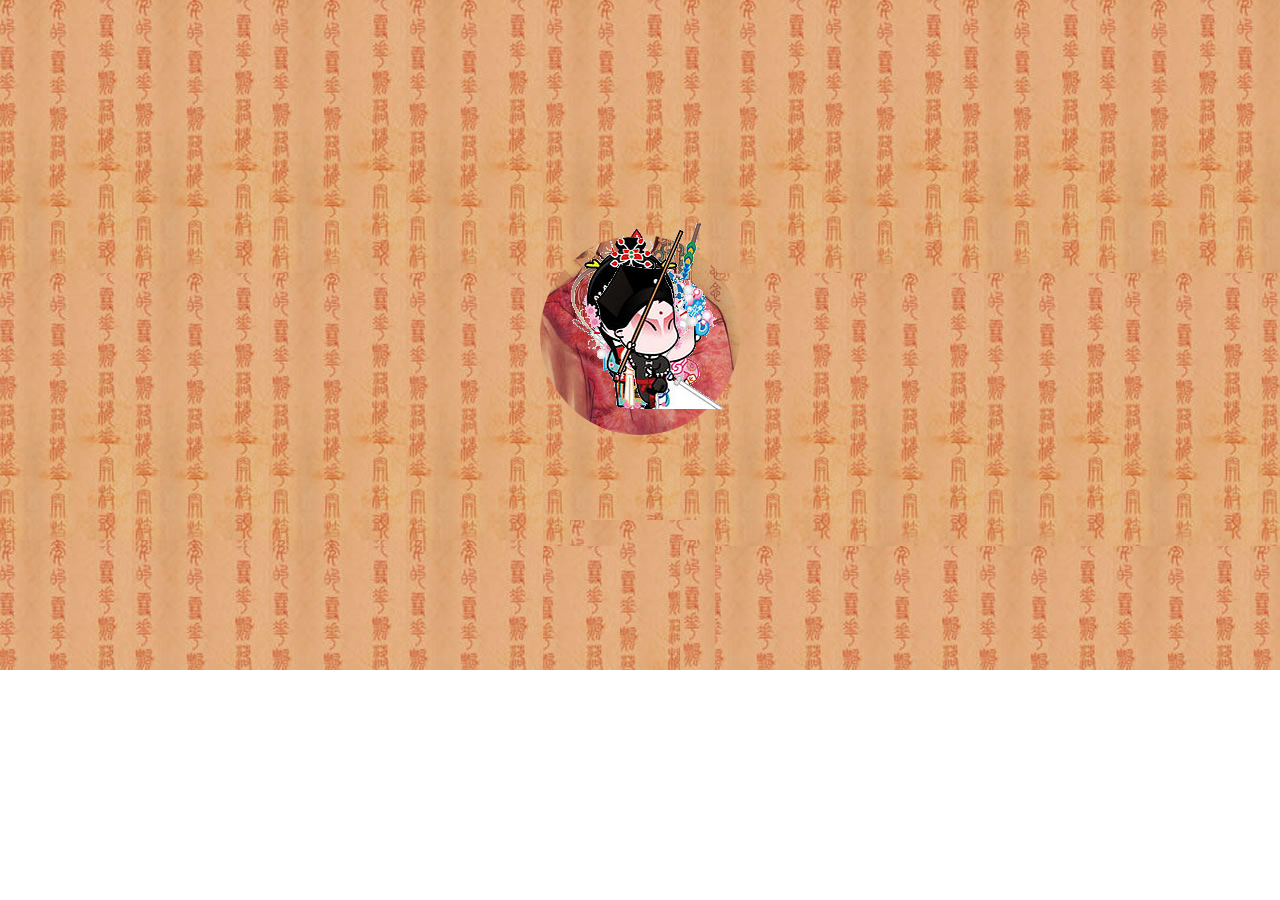
<file: mei/mei.html>
<!DOCTYPE html>
    <html>
    <head lang="en">
        <meta charset="UTF-8">
        <title></title>
        <style>
            * {
                margin:0;
                padding:0;
            }
            #main {
                width: 100%;
                height: 670px;
                position:relative;
                background: url("images/3.jpg");
            }
            #add {
                width: 200px;
                height: 200px;
                position:absolute;
                top:50%;
                margin-top: -100px;
                left: 50%;
                margin-left: -100px;
                border-radius: 50%;
                background: url("images/1.jpg")center center;
            }
            li {
                list-style: none;
            }
            
            
        </style>
        <script src="jquery-1.12.2.js"></script>
        <script>
            $(function(){
                var str = "<ul></ul>";
                $("#main").append(str);
                for(var i = 0;i < 5;i++){
                    //创建li标签并放到ul标签中
                     $("#main>ul").append('<li><img src="images/0'+(i+1)+'.jpg"/></li>');
                    //给每个li标签动态添加id
                     $("#main>ul>li").eq(i).attr("id","img"+i);
                }
                var wid = $(document).width()/2 -100;
                $("#main>ul>li").css({
                    "position":"absolute",
                     "left":wid + "px",
                      "top":"223px"
                });
                //
                $("#main>ul").mouseenter(function(){
                    $("#add").stop().animate({
                       "width":"670px",
                        "height":"670px",
                        "margin-top":"-335px",
                        "margin-left":"-335px"
                    },500);
                    $("#img0").stop().animate({
                       "left":"343px",
                        "top":"27px"
                    },500);
                    $("#img1").stop().animate({
                        "left":"795px",
                        "top":"37px"
                    },500);
                    $("#img2").stop().animate({
                       "left":"763px",
                        "top":"420px"
                    },500);
                    $("#img3").stop().animate({
                       "left":"343px",
                        "top":"416px"
                    },500);
                });
                $("#main").mouseleave(function(){
                    $("#main>ul>li").stop().animate({
                        "left":wid + "px",
                        "top":"223px"
                    },500) ;
                    $("#add").stop().animate({
                        "width":"200px",
                        "height":"200px",
                        "margin-top":"-100px",
                        "margin-left":"-100px"
                    },500);
                });
            });
            
            
            
        </script>
    </head>
    <body>
        <div id="main">
            <div id="add"></div>


        </div>
    </body>
    </html>
</file>
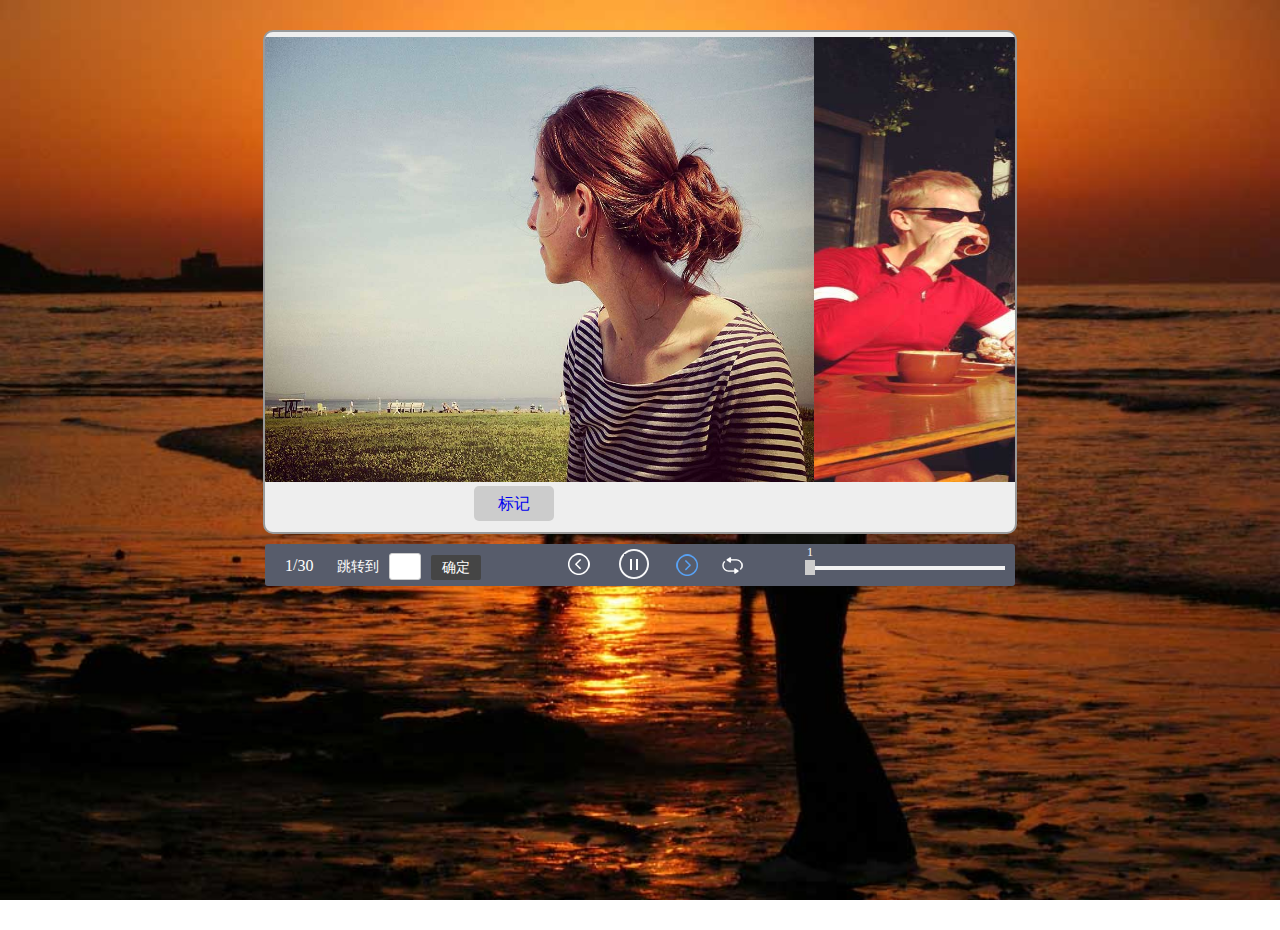
<file: show/show.html>
<!DOCTYPE html>
<html>
<head>
<meta http-equiv="Content-Type" content="text/html; charset=utf-8" />
<title></title>

<link href="css/style.css" type="text/css" rel="stylesheet">

<script type="text/javascript" src="js/jquery-1.7.2.min.js"></script>
<script type="text/javascript" src="js/js.js"></script>
<script type="text/javascript">
$(function(){
	$.beginmove(-1,4);
})
</script>
</head>

<body>

<div class="wrap">
	<ul class="wrapul clearfix">
		<li>
			<img src="images/image-1.jpg">
			<a href="#" class="change">标记</a>
		</li>
		<li>
			<img src="images/image-2.jpg">
			<a href="#" class="change">标记</a>
		</li>
		<li>
			<img src="images/image-3.jpg">
			<a href="#" class="change">标记</a>
		</li>
		<li>
			<img src="images/image-4.jpg">
			<a href="#" class="change">标记</a>
		</li>
		<li>
			<img src="images/image-5.jpg">
			<a href="#" class="change">标记</a>
		</li>
		<li>
			<img src="images/image-6.jpg">
			<a href="#" class="change">标记</a>
		</li>
	</ul>
</div>

<div class="caozuo clearfix">
	<div class="fenye">
		<span class="size"><i class="yema">1</i>/<i>30</i></span>
		<span class="size size2"><i>跳转到</i><input type="text" class="txt" /><a href="#" class="sure">确定</a></span>
	</div>
	<div class="jian">
		<a href="#" class="bg0"></a>
		<a href="#" class="bg1 bg3"></a>
		<a href="#" class="bg2 bg6"></a>
		<a href="#" class="bg7"></a>
	</div>
	<div class="shudu">
		<span class="shudukuai" id="shudukuai"></span>
		<span class="shudupx">1</span>
	</div>
</div>

</body>
</html>
</file>
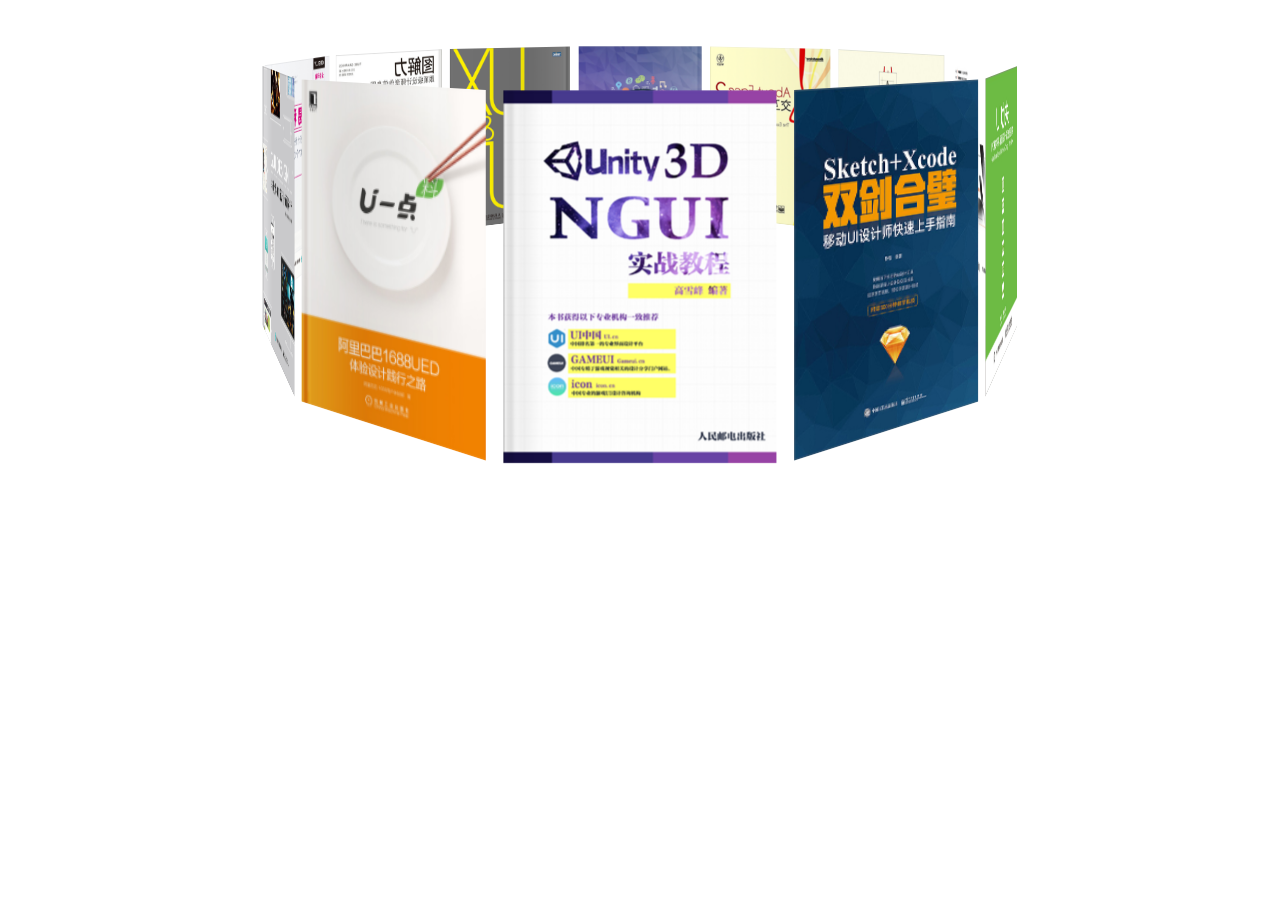
<file: xuexishuji/baoxuexishuji.html>
<!DOCTYPE html>
<html lang="zh-CN">
<head>
    <meta charset="UTF-8" />
    <title>学习书籍</title>
    <link href="w.css" rel="stylesheet" type="text/css" />
    <script src="w.js"></script>
</head>
<body>
        <div class="stage">
            <div id="stage">
                <img src="images/xuexishuji1.png" alt="" />
                <img src="images/xuexishuji2.jpg" alt="" />
                <img src="images/xuexishuji3.jpg" alt="" />
                <img src="images/xuexishuji4.jpg" alt="" />
                <img src="images/xuexishuji5.jpg" alt="" />
                <img src="images/xuexishuji6.png" alt="" />
                <img src="images/xuexishuji7.png" alt="" />
                <img src="images/xuexishuji8.png" alt="" />
                <img src="images/xuexishuji9.jpg" alt="" />
                <img src="images/xuexishuji10.jpg" alt="" />
                <img src="images/xuexishuji11.png" alt="" />
                <img src="images/xuexishuji12.jpg" alt="" />
            </div>
        </div>
        <script>
              var stage=$("stage"),imgs=stage.getElementsByTagName("img"),i=imgs.length,deg=(360/i).toFixed(2),rotate=0,transform=function(el,value){
                  el.style.transform=el.style.MozTransform=el.style.WebkitTransform=el.style.OTransform=el.style.MsTransform=value;
              };
              while(i--)transform(imgs[i],"rotateY("+deg*i+"deg) translateZ(340px)");
              stage.parentNode.onclick=function(e){
                  e=e||event;
                  var rd=this.getBoundingClientRect();
                  rotate=(e.clientX<rd.left+(rd.right-rd.left)/2)?rotate+deg*1:rotate-deg*1;
                  if(Math.abs(rotate%360)<5)rotate=(rotate/360>>0)*360;
                  transform(stage,"rotateY("+rotate+"deg)");
              };
        </script>
</body>
</html>
</file>
<file: css/index.css>
@charset "utf-8";
    /* margin and padding */
    body, h1, h2, h3, h4, h5, h6, hr, p, blockquote, dl, dt, dd, ul, ol, li, pre, img, form, applet, fieldset, legend, button, input, textarea, th, table, tr, td {
        margin: 0;
        padding: 0;
        border: none;
    }

    /* bady */
    body {
        font-family: "微软雅黑";
        font-size: 12px;
        color: #666;
        width: 100%;
        position: relative;
        background: #f7f7f7;
    }

    body, div, fieldset, form, h1, h2, h3, h4, h5, h6, html, p {
        -webkit-text-size-adjust: none
    }

    input::-ms-clear {
        display: none;
    }

    /*清楚文本框X*/
    input, select, textarea {
        outline: none;
        cursor: pointer;
    }

    /* img */
    img {
        padding: 0;
        margin: 0;
        vertical-align: top;
        border: none
    }

    i {
        font-style: normal;
    }

    /* alpha */
    .block {
        display: block;
    }

    .none {
        display: none;
    }

    .o0 {
        opacity: 0;
        filter: alpha(opacity=0);
    }

    .o1 {
        opacity: 1 !important;
        filter: alpha(opacity=100) !important;
    }

    /* div */
    li, ul {
        list-style: none;
        outside: none;
    }

    .clear {
        clear: both;
        height: 0;
        width: 100%;
    }

    a, b, i, span, input, select, dl, dd, dt, p {
        -webkit-transition: all 0.5s;
        font-family: "微软雅黑";
    }

    input[type=button] {
        -webkit-appearance: none;
    }

    /* font */
    a {
        color: #333;
        text-decoration: none;
    }
    .clearfix:before, .clearfix:after {
        content: "";
        display: table;
    }
    .clearfix:after {
        clear: both;
    }
    .clearfix {
        *zoom: 1; /*IE/7/6*/
    }
    /*版心*/
    .w {
        width: 1200px;
        margin:0 auto;
    }
    /*左浮*/
    .fl {
        float: left;
    }
    /*右浮*/
    .fr {
        float: right;
    }

    /*S=打开网页是的占位背景*/
    .bgBox {
        width: 100%;
        height: 900px;
        position: relative;
    }
    .bgBox .logoBox {
        position: absolute;
        top: 50%;
        margin-top: -60px;
        left:50%;
        margin-left: -54px;
    }
    /*E=打开网页是的占位背景*/

    /*S=顶部导航栏*/
    .top-nav {
        width: 100%;
        height: 60px;
        line-height: 60px;
        background-color: #fff;
        box-shadow: 0 0 3px #ccc;
        position: relative;
    }
    .top-nav-logo {
        margin:0 10px;
    }
    .top-nav-logo a {
        width: 36px;
        height: 40px;
        line-height: 40px;
        display: inline-block;
    }

    /*顶部导航栏部分*/
    .nav {
        float: left;
        height: 100%;
        width: auto;
        margin-left: 20px;
    }

    .nav li {
        width: 80px;
        height: 60px;
        float: left;
        position: relative;
    }

    .nav li a {
        width: 100%;
        height: 100%;
        line-height: 60px;
        float: left;
        text-align: center;
        font-size: 14px;
    }

    .nav li:after {
        content: "";
        width: 0%;
        height: 3px;
        position: absolute;
        bottom: -2px;
        left: 40px;
        background: #459bdc;
        border-radius: 2px;
        z-index: 999;
        -webkit-transition: all 0.5s;
    }

    .nav-new:before {
        content: "";
        width: 8px;
        height: 8px;
        position: absolute;
        top: 14px;
        right: 14px;
        background: url(../images/new.png);
        z-index: 999;
    }

    .text-left:after {
        content: "";
        width: 10px;
        height: 1px;
        background: #666;
        position: absolute;
        left: 50px;
        top: 31px;
        -webkit-transform: rotate(45deg);
        -webkit-transition: all 0.5s;
    }

    .text-left:before {
        content: "";
        width: 10px;
        height: 1px;
        background: #666;
        position: absolute;
        left: 57px;
        top: 31px;
        -webkit-transform: rotate(-45deg);
        -webkit-transition: all 0.5s;
    }

    .nav li:hover:after {
        width: 100%;
        left: 0;
    }

    .nav li:hover .nav-80 {
        height: 80px !important;
    }

    .nav li:hover .nav-120 {
        height: 120px !important;
    }

    .nav li:hover .nav-160 {
        height: 160px !important;
    }

    .nav li:hover {
        background: #f1f1f1;
    }

    .nav li:hover :after {
        left: 57px;
    }

    .nav li:hover :before {
        left: 50px;
    }

    .nav-li {
        background: #f1f1f1;
    }

    .nav-li a {
        color: #459bdc;
    }

    .nav-li:after {
        width: 100% !important;
        left: 0 !important;
    }

    .nav dl {
        width: 100%;
        background: #fff;
        position: absolute;
        height: 0;
        top: 60px;
        left: 0;
        overflow: hidden;
        box-shadow: 0 0 2px #ccc;
        z-index: 999;
    }

    .nav dd {
        width: 100%;
        height: 40px;
        float: left;
        position: relative;
    }

    .nav dd a {
        width: 100%;
        height: 40px;
        line-height: 40px;
        position: absolute;
        top: 0;
        left: 0;
    }

    .nav dd i {
        width: 0;
        height: 40px;
        position: absolute;
        left: 0;
        top: 0;
        background: #459bdc;
    }

    .nav dd:hover a {
        color: #fff;
    }

    .nav dd:hover i {
        width: 100%;
    }

    .text-left {
        text-indent: -20px;
    }
    /*右边搜索框*/
    .top-nav-search {
        float: right;
        margin: 0 70px 0 10px;

    }

    .top-nav-search-left {
        float: left;
        width: 90px;
        height: 60px;
        border-left: 1px solid #ddd;
        border-right: 1px solid #ddd;
        text-indent: 12px;
        cursor: pointer;
        color: #999;
        position: relative;
        -webkit-user-select: none;
        -moz-user-select: none;
        -ms-user-select: none;
        user-select: none;
    }

    .top-nav-search-left span {
        float: left;
        width: 100%;
        height: 100%;
        position: relative;
        line-height: 60px;
    }

    .top-nav-search-left:hover span {
        color: #459bdc;
    }

    .top-nav-search-left span:after {
        content: "";
        width: 8px;
        height: 1px;
        background: #666;
        position: absolute;
        right: 10px;
        top: 29px;
        -webkit-transform: rotate(45deg);
        -webkit-transition: all 0.5s;
    }

    .top-nav-search-left span:before {
        content: "";
        width: 8px;
        height: 1px;
        background: #666;
        position: absolute;
        right: 15px;
        top: 29px;
        -webkit-transform: rotate(-45deg);
        -webkit-transition: all 0.5s;
    }

    .top-nav-search-left:hover span:after {
        right: 15px;
        background: #459bdc;
    }

    .top-nav-search-left:hover span:before {
        right: 10px;
        background: #459bdc;
    }

    .top-nav-search-left ul {
        width: 90px;
        height: 0px;
        position: absolute;
        top: 60px;
        left: -1px;
        border-left: 1px solid #ddd;
        border-right: 1px solid #ccc;
        overflow: hidden;
        border-radius: 0 0 4px 4px;
        background: #fff;
        -webkit-transition: all 0.5s;
        line-height: 40px;
        z-index: 999;
    }
    .top-nav-search-left ul li {
        text-align: center;
        text-indent: -2px;
    }
    .top-nav-search-left ul li:hover {
        background-color: #F1F1F1;
        color:#459bdc;
    }
    .top-nav-search-right input {
        width: 200px;
        height: 60px;
        padding:0 10px;
        float: left;
        cursor: text;
    }
    .top-nav-search-right span {
        width: 60px;
        height: 60px;
        float: left;
        border-left: 1px solid #ddd;
        border-right: 1px solid #ddd;
        cursor: pointer;
        background: url("../images/search-not.png")no-repeat center center;
    }
    .top-nav-search-right span:hover {
        background:url("../images/search.png") no-repeat center center;
    }
    .top-nav-login {
        position:absolute;
        width: 40px;
        height: 40px;
        top:10px;
        right:77px;
        border-radius:50%;
    }
    .top-nav-login ul li {
        width: 121px;
        height: 40px;
        line-height: 40px;
        padding-left:10px;
        text-align: center;
        position: relative;
    }
    .top-nav-login ul li:hover {
        background-color: #F3F2EE;
        color:#459bdc;
    }
    .top-nav-login ul {
        position: absolute;
        z-index: 10;
        top:50px;
        right:-3px;
        display: none;
        background-color: #fff;
    }
    .top-nav-login ul b {
        width: 20px;
        height: 20px;
        position: absolute;
        top: 12px;
        left:15px;
    }
    .lis1 b {
        background: url("../images/top-head-11.png")no-repeat;
    }
    .top-nav-login ul .lis1:hover b {
        background: url("../images/top-head-01.png")no-repeat;
    }
    .lis2 b {
        background: url("../images/top-head-12.png")no-repeat;
    }
    .top-nav-login ul .lis2:hover b {
        background: url("../images/top-head-02.png")no-repeat;
    }
    .lis3 b {
        background: url("../images/top-head-13.png")no-repeat;
    }
    .top-nav-login ul .lis3:hover b {
        background: url("../images/top-head-03.png")no-repeat;
    }
    .lis4 b {
        background: url("../images/top-head-14.png")no-repeat;
    }
    .top-nav-login ul .lis4:hover b {
        background: url("../images/top-head-04.png")no-repeat;
    }
    .lis5 b {
        background: url("../images/top-head-15.png")no-repeat;
    }
    .top-nav-login ul .lis5:hover b {
        background: url("../images/top-head-05.png")no-repeat;
    }
    .boxImg {
        width: 40px;
        height: 40px;
        border-radius: 20px;
        overflow: hidden;
    }
    /*E=顶部导航栏*/

    /*S=轮播图部分*/
    /* banner */
    .slider {
        width: 1200px;
        height: 356px;
        margin: 20px auto;
        z-index: 1;
        overflow: hidden;
        -webkit-user-select: none;
        -moz-user-select: none;
        -ms-user-select: none;
        user-select: none;
    }

    .slider-btn-prev {
        position: absolute;
        z-index: 30;
        top: 50%;
        left: -60px;
        width: 60px;
        height: 120px;
        text-indent: -9999px;
        margin-top: -60px;
        background: url(../images/banner-btn.png) left center no-repeat;
        transition: all .5s linear;
        cursor: pointer;
    }

    .osSlider-main:hover .slider-btn-prev {
        left: 0px;
    }

    .slider-btn-next {
        position: absolute;
        z-index: 30;
        top: 50%;
        right: -60px;
        width: 60px;
        height: 120px;
        text-indent: -9999px;
        margin-top: -60px;
        background: url(../images/banner-btn.png) right center no-repeat;
        transition: all .5s linear;
        cursor: pointer;
    }

    .osSlider-main:hover .slider-btn-next {
        right: 0px;
    }

    .slider-nav {
        position: absolute;
        width: 100%;
        height: 16px;
        bottom: 10px;
        text-align: center;
        z-index: 25;
    }

    .slider-nav li {
        display: inline-block;
        height: 12px;
        width: 12px;
        margin: 0 5px;
        text-indent: -99999px;
        border-radius: 50%;
        border: 2px solid #eee;
        background: none;
        cursor: pointer;
        box-shadow: 0 0 3px #459bdc;
    }

    .slider-nav li.active {
        background: #459bdc;
    }

    .slider-nav li:hover {
        border: 2px solid #fff;
        background: #fff;
    }

    .slider-main li img {
        width: 1200px;
        height: 356px;
    }
    /*E=轮播图部分*/

    /*S=首页内容部分*/
    .main-top {
        height: 60px;
        width: 100%;
        border-bottom: 1px solid #ccc;
    }
    .main-top a {
        width: 80px;
        height: 40px;
        line-height: 40px;
        margin-right: 20px;
        text-align: center;
        border-radius: 3px;
        box-shadow: 0 0 5px #ccc;
        display: inline-block;
    }
    .main-top .main-top-nav-a1 {
        color: #fff;
        background-color: #459bdc;
        box-shadow: 0 0 5px #459bdc;
    }
    .main-top-nav-a2:hover {
        color:#fff;
        background-color: #459bdc;
    }
    .main-gg {
        position:relative;
        height: 40px;
        line-height: 40px;
        border-radius: 20px;
        padding:0 10px;
        background-color: #ea6d6d;
    }
    .main-gg i {
        color:#fff;
    }
    .main-gg span {
        display: none;
        line-height: 40px;
    }
    .main-gg .sh {
        display: block;
    }
    .main-middle {
        margin-left: -20px;
    }
    .main-middle-box {
        margin:20px 0 0 18px;
        height: 342px;
        border: 1px solid #ccc;
        box-shadow: 0 0 3px #ccc;
        position: relative;
        overflow: hidden;
    }
    /*图片上阴影遮挡层*/
    .main-middle-box .main-text {
        position: absolute;
        width: 265px;
        height: 181px;
        padding:50px 10px 0;
        line-height: 30px;
        background:rgba(0,0,0,.85);
        opacity: 0.7;
        text-align: center;
        color:#fff;
        top: -231px;
    }
    /*头像部分*/
    .main-middle-box .p {
        position: absolute;
        width: 65px;
        height: 65px;
        top:191px;
        left:110px;
        border-radius: 50%;
        overflow: hidden;
    }
    .main-middle-box .userName {
        width: 100%;
        height: 40px;
        line-height: 40px;
    }
    .main-middle-box .userName-left {
        width: 44px;
        height: 24px;
        line-height: 24px;
        text-align: center;
        color:#666;
        background-color: #ccc;
        border-radius: 5px;
        padding:0 10px;
        margin-top: 8px;
        margin-left: 10px;
    }
    .main-middle-box .userName a {
        color: #666;
        float: right;
        font-size: 14px;
        padding:0 10px;
    }
    .main-middle-box .userName a:hover {
        color:#459bdc;
    }
    .content-title {
        width: 100%;
        height: 30px;
        line-height: 30px;
        font-size: 16px;
        text-align: center;
        font-weight: 700;

    }
    .content-tips {
        height: 40px;
        width: 100%;
    }
    .content-tips span {
        height: 40px;
        line-height: 40px;
        padding-left: 24px;
        margin-left: 10px;
        cursor: pointer;
    }
    .content-tips .sp1 {
        background:url("../images/withs.png") no-repeat -5px center ;
    }
    .content-tips .sp1:hover {
        color: #459bdc;
        background:url("../images/with.png")no-repeat -5px center;
    }
    .content-tips .sp2 {
        background:url("../images/replys.png")no-repeat -5px center;
    }
    .content-tips .sp2:hover {
        color: #459bdc;
        background:url("../images/reply.png")no-repeat -5px center;
    }
    .content-tips .sp3 {
        background:url("../images/praises.png")no-repeat -5px center;
    }
    .content-tips .sp3:hover {
        color: #459bdc;
        background:url("../images/praise.png")no-repeat -5px center;
    }
    .content-tips i {
        float: right;
        line-height: 40px;
        margin-right: 10px;
    }
    /*手风琴导航*/
    .middle-navge {
        margin-top: 20px;
    }
    /*E=首页内容部分*/

    /*S=顶部导航栏*/
    /*E=顶部导航栏*/

    /*S=顶部导航栏*/
    /*E=顶部导航栏*/

    /*S=顶部导航栏*/
    /*E=顶部导航栏*/

    /*S=顶部导航栏*/
    /*E=顶部导航栏*/

    /*S=顶部导航栏*/
    /*E=顶部导航栏*/

    /*S=顶部导航栏*/
    /*E=顶部导航栏*/

    /*S=顶部导航栏*/
    /*E=顶部导航栏*/

    /*S=顶部导航栏*/
    /*E=顶部导航栏*/

    /*S=顶部导航栏*/
    /*E=顶部导航栏*/

    /*S=顶部导航栏*/
    /*E=顶部导航栏*/

    /*S=顶部导航栏*/
    /*E=顶部导航栏*/

    /*S=顶部导航栏*/
    /*E=顶部导航栏*/
</file>
<file: css/手风琴---.css>
/*S---�ַ��ٿ�ʼ*/
.acc{
    /*background-color: #3ccc59;*/
    margin-top: 20px;
    height: 260px;
    width: 100%;
}
.acc-middle{
    /*background-color: #0099FF;*/
    height: 420px;
    width: 1190px;
}
.acc-ul{
    height: 420px;
    width: 1200px;
    overflow: hidden;
}
.acc-ul li{
    float: left;
    width: 170px;
    height: 420px;
    cursor: pointer;
    position: relative;
}
.acc-background-1{
    background: url("../images/word-img/13.png");
}
.acc-background-2{
    background: url("../images/word-img/03.png");
}
.acc-background-3{
    background: url("../images/word-img/04.png");
}
.acc-background-4{
    background: url("../images/word-img/20.png");
}
.acc-background-5{
    background: url("../images/word-img/17.png");
}
.acc-background-6{
    background: url("../images/word-img/07.png");
}
.acc-background-7{
    background: url("../images/word-img/08.png");
}
.acc-auto{
    width: 100%;
    height: 100%;
}
.acc-title{
    position: absolute;
    overflow: hidden;
    width: 100%;
    height: 100%;
    left: 0;
    top: 0;
    background: rgba(0, 0, 0, .3);
}
.acc-title h3{
    width: 10px;
    margin: 0 auto;
    display: block;
    font: 40px/40px Microsoft Yahei;
    position: relative;
    padding: 30px 0 0 0;
    color:#FFFFFD;
}

/*E---�ַ��ٿ�ʼ*/
</file>
<file: css/footer-mian1.css>
/*<!--S--footer-line   合作伙伴  -->*/
    .footer-line{
        margin-top:200px;
        position: relative;
        height: 50px;
        /*background-color: #0099cc;*/
    }
    .footer-line span{
        line-height: 50px;
        font-weight: bold;
        font-size: 25px;
        font-family: "微软雅黑";
        color: #666666;
        margin-left: 40px;
        z-index: 11;
        position: absolute;
        height: 50px;
        background-color: #F7F7F7;
        width: 100px;
        padding: 0 15px;
    }
    .footer-line-i{
        width: 1200px;;
        background-color:#666666;
        position: absolute;
        height: 1px;
        left: 0px;
        top: 25px;
    }

    /*<!--E--footer-line   合作伙伴 -->*/
    /*<!--S--footer-line-box   染色logo  -->*/
    .footer-line-box{
        height: 50px;
        width: 100%;
        /*background-color: #0099cc;*/
        width:1200px;
        /*margin: 20px 5px;*/
        margin-top: 20px;
        margin-bottom: 20px;
    }
    .footer-line-box li:hover a:after {
        /*height: 50px;*/
        /*top: 0;*/
    }
    .footer-line-box a{
        height: 50px;
        width: 160px;
        display: block;

    }
   .footer-line-box-1{
       background: url("../images/line-01.png");
   }
    .footer-line-box li:hover .footer-line-box-1{
        background-image: url("../images/line-1.png");
        z-index: 10;
    }
    .footer-line-box-2{
        background: url("../images/line-02.png");
    }
    .footer-line-box li:hover .footer-line-box-2{
        background-image: url("../images/line-2.png");
        z-index: 10;
    }
    .footer-line-box-3{
        background: url("../images/line-03.png");
    }
    .footer-line-box li:hover .footer-line-box-3{
        background-image: url("../images/line-3.png");
        z-index: 10;
    }
    .footer-line-box-4{
        background: url("../images/line-04.png");
    }
    .footer-line-box li:hover .footer-line-box-4{
        background-image: url("../images/line-4.png");
        z-index: 10;
    }
    .footer-line-box-5{
        background: url("../images/line-05.png");
    }
    .footer-line-box li:hover .footer-line-box-5{
        background-image: url("../images/line-5.png");
        z-index: 10;
    }
    .footer-line-box-6{
        background: url("../images/line-06.png");
    }
    .footer-line-box li:hover .footer-line-box-6{
        background-image: url("../images/line-6.png");
        z-index: 10;
    }
    .footer-nav-ui{
        background: url("../images/wx.png") no-repeat right ;
        top: 10px;
    }











    /*.footer-line-box li:nth-child(1) a:after {*/
        /*background-image: url(../images/line-1.png)*/
    /*}*/

    /*.footer-line-box li:nth-child(2) a:after {*/
        /*background-image: url(../images/line-2.png)*/
    /*}*/

    /*.footer-line-box li:nth-child(3) a:after {*/
        /*background-image: url(../images/line-3.png)*/
    /*}*/

    /*.footer-line-box li:nth-child(4) a:after {*/
        /*background-image: url(../images/line-4.png)*/
    /*}*/

    /*.footer-line-box li:nth-child(5) a:after {*/
        /*background-image: url(../images/line-5.png)*/
    /*}*/

    /*.footer-line-box li:nth-child(6) a:after {*/
        /*background-image: url(../images/line-6.png)*/
    /*}*/

    .footer-line-box ul{
        float: left;

    }

    .footer-line-box li{
        float: left;
        height: 50px;
        width: 160px;
        margin-right: 20px;
    }


    /*<!--E--footer-line-box   染色logo  -->*/

    /*<!--S--footer-line-text   合作伙伴介绍 -->*/
    .footer-line-text{
        height: 30px;
        line-height: 30px;
        margin-bottom: 15px;

    }
    .footer-line-text a{
        font-size: 15px;
        margin-right: 15px;

    }

    .footer-line-text a:hover{
        color:#0099FF;
    }
    /*<!--E--footer-line-text   合作伙伴介绍 -->*/
    /*<!--S--footer-nav   合作friend-->*/
    
    .footer-nav{
        height: 180px;
        background-color: #EAEAEA;
        padding-top: 10px;

    }
    .footer-nav-ui{
        height: 140px;
        /*background-color: #3ccc59;*/

    }
    .footer-nav-ui-img{
        float: left;
    }
    .footer-nav-ui-img img{
        height: 70px;
        width: 63px;
        margin-top: 30px;
        margin-left: 15px;
    }
    .footer-nav-ui-link{
        float: left;
        height: 90px;
        width: 1000px;
        margin-top: 27px;
        margin-left: 60px;

    }
    .footer-nav-ui-link-a a{
        margin-right: 20px;
        font-size: 14px;
        color: #666666;
    }
    .footer-nav-ui-ma{
        float: left;
    }
    .footer-nav-ui-link-police{
        margin-top: 20px;
    }
    .footer-nav-ui-link-logo{

    }
    .footer-nav-ui-link-logo li{
        float: left;
        margin-top: 20px;
        margin-right: 10px;
    }
    .footer-nav-ui-link-logo-1{
        height: 25px;
        width: 25px;

    }
    .footer-nav-ui-link-logo-2{
        height: 30px;
        width: 80px;
    }
    
    /*<!--D--footer-nav   合作friend-->*/
</file>
<file: css/slidebar.css>
*{
        margin: 0;
        padding:0;
    }
    .float-menu{
        position: fixed;
        left:50%;
        bottom: 50px;
        margin-left: 605px;
    }
    .float-menu ul{
        list-style: none;
    }
    .float-menu li{
        width: 50px;
        height: 50px;
        /*border: 1px solid #666;*/
        margin-top: 5px;
        position: relative;
        /*overflow:hidden;*/
        box-shadow: 0 0 3px #bbb;
    }
    .float-menu li a .a-d{
        position: absolute;
    }
    .float-menu li a{
        width: 50px;
        height: 50px;
        position:relative ;
        float: left;
        overflow: hidden;
        background: #fff;
    }
    .float-menu li a span{
        width: 50px;
        height: 41px;
        background: #459BDC;
        text-align: center;
        color:white;
        font-size: 12px;
        font-weight: 600;
        line-height: 16px;
        padding-top: 9px;
        float: left;
        display:block;

    }
    .float-menu li i{
        width: 8px;
        height: 8px;
        background: #ea4848;
        position: absolute;
        left:31px;
        top:16px;
        border-radius: 50%;
    }
    .float-box{
        width: 0;
        height: auto;
        position: absolute;
        top:0;
        right: 55px;

    }
    .float-box dl{
        width: 0;
        height: 50px;
        position: absolute;
        top:0;
        right:0;
        overflow: hidden;
        box-shadow: 0 0 3px #bbb;
    }
    .float-dt{
        width: 50px;
        height: 50px;
        float: left;


    }
    .d1{
        background:url(../images/leeter.png) no-repeat 10px 10px;
    }
    .d2{
        background:url(../images/reply.png) no-repeat 10px 10px;
    }
    .d3{
        background:url(../images/colle.png) no-repeat 10px 10px;
    }
    .d4{
        background:url(../images/praise.png) no-repeat 10px 10px;
    }
    .d5{
        background:url(../images/with.png) no-repeat 10px 10px;
    }
    .d6{
        background:url(../images/sys.png) no-repeat 10px 10px;
    }
    .float-menu dt:nth-child(1):hover{background: #459BDC url(../images/leeter-on.png) no-repeat 10px 10px;}
    .float-menu dt:nth-child(2):hover{background:#459BDC url(../images/reply-on.png) no-repeat 10px 10px;}
    .float-menu dt:nth-child(3):hover{background:#459BDC url(../images/colle-on.png) no-repeat 10px 10px;}
    .float-menu dt:nth-child(4):hover{background:#459BDC url(../images/praise-on.png) no-repeat 10px 10px;}
    .float-menu dt:nth-child(5):hover{background:#459BDC url(../images/with-on.png) no-repeat 10px 10px;}
    .float-menu dt:nth-child(6):hover{background:#459BDC url(../images/sys-on.png) no-repeat 10px 10px;}
    .current{
        background:#459BDC;
    }
    .current:nth-child(1){background: #459BDC url(../images/leeter-on.png) no-repeat 10px 10px;}
    .current:nth-child(2){background:#459BDC url(../images/reply-on.png) no-repeat 10px 10px;}
    .current:nth-child(3){background:#459BDC url(../images/colle-on.png) no-repeat 10px 10px;}
    .current:nth-child(4){background:#459BDC url(../images/praise-on.png) no-repeat 10px 10px;}
    .current:nth-child(5){background:#459BDC url(../images/with-on.png) no-repeat 10px 10px;}
    .current:nth-child(6){background:#459BDC url(../images/sys-on.png) no-repeat 10px 10px;}
    .float-info{width:300px;height:0px;background:#fff;box-shadow:0 0 3px #bbb;position:absolute;right:0px;bottom:50px;-webkit-transition:all 0.5s;overflow:hidden;z-index:9990;}
    .float-line{width:100%;float:left;padding:8px 0;position:relative;overflow:hidden;}
    .float-line strong{color:#000;}
    .float-line span{padding:0 20px;float:left;line-height:24px;max-height:48px;overflow:hidden;color:#666;}
    .float-line span a{float:none!important;font-weight:bold;padding:0 5px;}
    .float-line span a:hover{color:#459bdc;}
    .float-line i{float:left;padding:0 20px;line-height:24px;}
    .float-line a{float:left;}
    .float-line:hover{background:#f1f1f1;}
    .float-hf{position:absolute;right:-30px;bottom:13px;-webkit-transition:all 0.5s;cursor:pointer;color:#459bdc;}
    .float-line:hover .float-hf{right:20px;}
    .float-text{width:100%;float:left;height:0;overflow:hidden;-webkit-transition:all 0.5s;}
    .float-text input{width:220px;padding:0 10px;float:left;height:40px;border:none;}
    .float-text span{float:left;width:80px;height:41px;line-height:41px;background:#999;color:#fff;text-align:center;cursor:pointer;margin-top:-1px;}
    .float-text span:hover{background:#ea4848;}
    .float-text-b{height:40px!important;border-top:1px solid #ddd;}
    .float-no{width:100%;float:left;line-height:50px;height:50px;text-align:center;display:none;}
</file>
<file: css/bao.css>
@charset "utf-8";
/* 初始化 */
/* margin and padding */
body,h1,h2,h3,h4,h5,h6,hr,p,blockquote,dl,dt,dd,ul,ol,li,pre,img,form,applet,fieldset,legend,button,input,textarea,th,table,tr,td{margin:0;padding:0;border:none;}

/* body */
body{font-family:"微软雅黑";font-size:12px;color:#666;width:100%;position:relative; background: url("../images/xuexizhuanti/dongtaibg_2.jpg") no-repeat;}
body,div,fieldset,form,h1,h2,h3,h4,h5,h6,html,p{-webkit-text-size-adjust:none}
input::-ms-clear{display:none;}/*清楚文本框X*/
input,select,textarea{outline:none;cursor:pointer;}

/* img */
img{padding:0;margin:0;vertical-align:top;border:none}
i{font-style:normal;}

/* alpha */
.block{display:block;}
.none{display:none;}
.o0{opacity:0;filter:alpha(opacity=0);}
.o1{opacity:1!important;filter:alpha(opacity=100)!important;}

/* div */
li,ul{list-style:none;outside:none;}
.clear{clear:both;height:0;width:100%;}
a,b,i,span,input,select,dl,dd,dt,p{-webkit-transition:all 0.5s;font-family:"微软雅黑";}
input[type=button]{-webkit-appearance:none;}

/* font */
a{color:#333;text-decoration:none;-webkit-transition:all 0.5s;}
a:hover,a:active,a:focus{text-decoration:none;}

/* 顶部导航 */
.top{width:100%;height:60px;background:#fff;box-shadow:0 0 2px #ccc;position: fixed;z-index: 99;
    top: 0;}
.toper{width:1200px;height:100%;margin:auto;}
.logo{float:left;height:40px;margin:10px;}
.logo img{width:auto;height:100%;}
.nav{float:left;height:100%;width:auto;margin-left:20px;}
.nav li{width:80px;height:60px;float:left;position:relative;}
.nav li a{width:100%;height:100%;line-height:60px;float:left;text-align:center;font-size:14px;}
.nav li:after{content:"";width:0%;height:3px;position:absolute;bottom:-2px;left:40px;background:#459bdc;border-radius:2px;z-index:999;-webkit-transition:all 0.5s;}
.nav-new:before{content:"";width:8px;height:8px;position:absolute;top:14px;right:14px;background:url(../images/new.png);z-index:999;}
.text-left:after{content:"";width:10px;height:1px;background:#666;position:absolute;left:50px;top:31px;-webkit-transform:rotate(45deg);-webkit-transition:all 0.5s;}
.text-left:before{content:"";width:10px;height:1px;background:#666;position:absolute;left:57px;top:31px;-webkit-transform:rotate(-45deg);-webkit-transition:all 0.5s;}
.nav li:hover:after{width:100%;left:0;}
.nav li:hover .nav-80{height:80px!important;}
.nav li:hover .nav-120{height:120px!important;}
.nav li:hover .nav-160{height:160px!important;}
.nav li:hover{background:#f1f1f1;}
.nav li:hover :after{left:57px;}
.nav li:hover :before{left:50px;}
.nav-li{background:#f1f1f1;}
.nav-li a{color:#459bdc;}
.nav dl{width:100%;background:#fff;position:absolute;height:0;top:60px;left:0;overflow:hidden;box-shadow:0 0 2px #ccc;z-index:999;}
.nav dd{width:100%;height:40px;float:left;position:relative;}
.nav dd a{width:100%;height:40px;line-height:40px;position:absolute;top:0;left:0;}
.nav dd i{width:0;height:40px;position:absolute;left:0;top:0;background:#459bdc;}
.nav dd:hover a{color:#fff;}
.nav dd:hover i{width:100%;}
.text-left{text-indent:-20px;}

.top-head{width:40px;height:40px;padding:10px;float:right;position:relative;}
.top-head img{width:100%;height:auto;border-radius:50%;}
.top-head a{float:left;width:100%;height:100%;}
.top-head ul{width:131px;height:0px;position:absolute;top:61px;right:0;background:#fff;box-shadow:0 0 3px #ccc;line-height:40px;overflow:hidden;-webkit-transition:all 0.5s;z-index:999;}
.top-head:hover ul{height:200px;}
.top-head li{float:left;width:100%;height:40px;background-repeat:no-repeat;background-position:15px center;text-indent:47px;-webkit-transition:all 0.5s;}
.top-head li:hover{background-color:#f1f1f1;}
.top-head li:hover a{color:#459bdc;}
.top-head li:nth-child(1){background-image:url(../images/top-head-11.png);}
.top-head li:nth-child(2){background-image:url(../images/top-head-12.png);}
.top-head li:nth-child(3){background-image:url(../images/top-head-13.png);}
.top-head li:nth-child(4){background-image:url(../images/top-head-14.png);}
.top-head li:nth-child(5){background-image:url(../images/top-head-15.png);}
.top-head li:nth-child(1):hover{background-image:url(../images/top-head-01.png);}
.top-head li:nth-child(2):hover{background-image:url(../images/top-head-02.png);}
.top-head li:nth-child(3):hover{background-image:url(../images/top-head-03.png);}
.top-head li:nth-child(4):hover{background-image:url(../images/top-head-04.png);}
.top-head li:nth-child(5):hover{background-image:url(../images/top-head-05.png);}

.top-search{float:right;margin:0 10px;}
.top-search-left{float:left;width:90px;height:60px;border-left:1px solid #ddd;border-right:1px solid #ddd;text-indent:12px;cursor:pointer;color:#999;position:relative;-webkit-user-select:none;-moz-user-select:none;-ms-user-select:none;user-select:none;}
.top-search-left span{float:left;width:100%;height:100%;position:relative;line-height:60px;}
.top-search-left:hover span{color:#459bdc;}
.top-search-left span:after{content:"";width:8px;height:1px;background:#666;position:absolute;right:10px;top:29px;-webkit-transform:rotate(45deg);-webkit-transition:all 0.5s;}
.top-search-left span:before{content:"";width:8px;height:1px;background:#666;position:absolute;right:15px;top:29px;-webkit-transform:rotate(-45deg);-webkit-transition:all 0.5s;}
.top-search-left:hover span:after{right:15px;background:#459bdc;}
.top-search-left:hover span:before{right:10px;background:#459bdc;}
.top-search-left ul{width:90px;height:0px;position:absolute;top:60px;left:-1px;border-left:1px solid #ddd;border-right:1px solid #ccc;overflow:hidden;border-radius:0 0 4px 4px;background:#fff;-webkit-transition:all 0.5s;line-height:40px;z-index:999;}
.top-search-left li{width:100%;height:40px;float:left;}
.top-search-left li:hover{background:#f1f1f1;color:#459bdc;}
.top-search-left:hover ul{height:240px;border-bottom:1px solid #ccc;}
.top-search-right{float:left;}
.top-search-right input{width:200px;height:60px;float:left;padding:0 10px;line-height:60px;color:#999;}
.top-search-right input:focus{color:#459bdc;}
.top-search-right span{width:60px;height:60px;border-left:1px solid #ddd;border-right:1px solid #ddd;float:left;cursor:pointer;background:url(../images/search-not.png) no-repeat center center;}
.top-search-right span:hover{background:url(../images/search.png) no-repeat center center;}
/* 顶部导航结束 */

/* 学习教程部分开始 */
#bang {
    width: 550px;
    height: 550px;
    position: relative;
    margin: 100px auto;
}
#circle4 {
    width: 680px;
    height: 680px;
    border-radius: 680px;
    position: absolute;
    left: -65px;
    top: -55px;
    border: 1px dashed silver;
}
#circle3 {
    width: 430px;
    height: 430px;
    border-radius: 430px;
    position: absolute;
    left: 60px;
    top: 60px;
    border: 1px dashed silver;
}
#circle2 {
    width: 198px;
    height: 198px;
    border-radius: 200px;
    position: absolute;
    left: 175px;
    top: 175px;
    border: 2px dashed #2A3466;
}
#circle1 {
    width: 219px;
    height: 219px;
    border-radius: 200px;
    position: absolute;
    left: 165px;
    top: 165px;
    border: 1px dashed silver;
}
#centerC {
    width: 100px;
    height: 100px;
    border-radius: 100px;
    background-color: #082162;
    position: absolute;
    left: 225px;
    top: 225px;
    line-height: 100px;
    text-align: center;
    font-size: 20px;
    font-weight: 900;
    color: white;
}

/* 学习教程部分结束 */

/* 学习书籍部分开始 */

/* 学习书籍部分结束 */
</file>
<file: css/baodongtai.css>
* {
    margin: 0;
    padding: 0;
    box-sizing: border-box;
}
a {
    text-decoration: none;
}
body {
    font-family: "Microsoft Yahei";
}
div {
    display: block;
}
ul {
    list-style: none;
    display: block;
}
h5 {
    display: block;
    -webkit-margin-before: 1.67em;
    -webkit-margin-after: 1.67em;
    -webkit-margin-start: 0px;
    -webkit-margin-end: 0px;
}
h3 {
    display: block;
    -webkit-margin-before: 1em;
    -webkit-margin-after: 1em;
    -webkit-margin-start: 0px;
    -webkit-margin-end: 0px;
}
h4 {
    font-weight: normal;
}
.trends {
    margin-top: 30px;
    width: 100%;
    height: 620px;
    /*background: url("../images/xuexizhuanti/dongtaibg_2.jpg") no-repeat center top;*/
}
.trendsCenter {
    width: 1170px;
    height: 620px;
    margin: 10px auto 300px;
}
.trendsHead {
    width: 1170px;
    height: 182px;
    overflow: hidden;
}
.trendsHead h3 {
    margin: 40px 0 6px 0;
    text-align: center;
    font-weight: 500;
    font-size: 30px;
    color: #FFFFFF;
}

.trendsHead h5 {
    text-align: center;
    font-weight: 500;
    font-size: 20px;
    color: #CACACE;
}

.trendsHead span {
    color: #E4392A;
}
.trends-ul {
    width: 110%;
    min-height: 295px;
    margin-left: -50px;
}
.trends-ul li {
    float: left;
    width: 24.5%;
    position: relative;
    overflow: hidden;
    list-style: none;
}
.trends-ul li .txt {
    min-height: 295px;
    padding: 0 30px 0 30px;
}
.txt .dhTop {
    position: absolute;
    margin-left: 30px;
    width: 274px;
    height: 175px;
    left: 0;
    top: -191px;
    background-color: red;
    cursor: pointer;
}
.txt span {
    padding: 15px 8px;
    border: 1px solid white;
    border-radius: 5px;
    display: inline-block;
    font-size: 14px;
    text-align: center;
    color: #FFFFFF;
}
.txt em {
    display: block;
    font-size: 20px;
    font-style: normal;
}
.txt h4 a {
    display: inline-block;
    margin-top: 10px;
    color: #FFF;
    font-family: "microsoft yahei";
}

.txt p {
    display: block;
    padding-top: 10px;
    font-size: 14px;
    font-family: "microsoft yahei";
    color: #BBBBBE;
}
.txt .more {
    width: 36px;
    height: 36px;
    margin-top: 50px;
    display: inline-block;
    background: url("../images/xuexizhuanti/baodongtai5.png") no-repeat center center;
}
.txt .dhBot {
    width: 274px;
    height: 0;
    background-color: #02082A;
    position: absolute;
    bottom: 0;
}
.trends-more a {
    display: block;
    width: 176px;
    height: 46px;
    margin: 50px auto;
    border: 1px solid #FFF;
    border-radius: 5px;
    color: #FFF;
    line-height: 46px;
    text-align: center;
}
.trends-more a:hover {
    background-color: darkorange;
}
</file>
<file: css/footer-mian.css>
@charset "utf-8";
    /* margin and padding */
    body, h1, h2, h3, h4, h5, h6, hr, p, blockquote, dl, dt, dd, ul, ol, li, pre, img, form, applet, fieldset, legend, button, input, textarea, th, table, tr, td {
        margin: 0;
        padding: 0;
        border: none;
    }

    /* bady */
    body {
        font-family: "微软雅黑";
        font-size: 12px;
        color: #666;
        width: 100%;
        position: relative;
        background: #f7f7f7;
    }

    body, div, fieldset, form, h1, h2, h3, h4, h5, h6, html, p {
        -webkit-text-size-adjust: none
    }

    /*input::ms-clear {*/
        /*display: none;*/
    /*}*/

    /*清楚文本框X*/
    input, select, textarea {
        outline: none;
        cursor: pointer;
    }

    /* img */
    img {
        padding: 0;
        margin: 0;
        vertical-align: top;
        border: none
    }

    i {
        font-style: normal;
    }

    /* alpha */
    .block {
        display: block;
    }

    .none {
        display: none;
    }

    .o0 {
        opacity: 0;
        filter: alpha(opacity=0);
    }

    .o1 {
        opacity: 1 !important;
        filter: alpha(opacity=100) !important;
    }

    /* div */
    li, ul {
        list-style: none;
        outside: none;
    }

    .clear {
        clear: both;
        height: 0;
        width: 100%;
    }

    a, b, i, span, input, select, dl, dd, dt, p {
        -webkit-transition: all 0.5s;
        font-family: "微软雅黑";
    }

    input[type=button] {
        -webkit-appearance: none;
    }

    /* font */
    a {
        color: #333;
        text-decoration: none;
        -webkit-transition: all 0.5s;
    }

    a:hover, a:active, a:focus {
        text-decoration: none;
    }

    /*css--初始化结束*/
    .w {
        width:1200px;
        margin:0 auto;
    }
    /*<!--S--footer-line   合作伙伴  -->*/
    .footer-line{
        position: relative;
        height: 50px;
        /*background-color: #0099cc;*/
    }
    .footer-line span{
        line-height: 50px;
        font-weight: bold;
        font-size: 25px;
        font-family: "微软雅黑";
        color: #666666;
        margin-left: 40px;
        z-index: 11;
        position: absolute;
        height: 50px;
        background-color: #F7F7F7;
        width: 100px;
        padding: 0 15px;
    }
    .footer-line-i{
        width: 1200px;;
        background-color:#666666;
        position: absolute;
        height: 1px;
        left: 0px;
        top: 25px;
    }

    /*<!--E--footer-line   合作伙伴 -->*/
    /*<!--S--footer-line-box   染色logo  -->*/
    .footer-line-box{
        height: 50px;
        width: 100%;
        /*background-color: #0099cc;*/
        width:1200px;
        /*margin: 20px 5px;*/
        margin-top: 20px;
        margin-bottom: 20px;
    }
    .footer-line-box li:hover a:after {
        height: 50px;
        top: 0;
    }

    .footer-line-box li:nth-child(1) a:after {
        background-image: url(../images/line-1.png)
    }

    .footer-line-box li:nth-child(2) a:after {
        background-image: url(../images/line-2.png)
    }

    .footer-line-box li:nth-child(3) a:after {
        background-image: url(../images/line-3.png)
    }

    .footer-line-box li:nth-child(4) a:after {
        background-image: url(../images/line-4.png)
    }

    .footer-line-box li:nth-child(5) a:after {
        background-image: url(../images/line-5.png)
    }

    .footer-line-box li:nth-child(6) a:after {
        background-image: url(../images/line-6.png)
    }

    .footer-line-box ul{
        float: left;

    }

    .footer-line-box li{
        float: left;
        height: 50px;
        width: 160px;
        margin-right: 20px;
    }


    /*<!--E--footer-line-box   染色logo  -->*/

    /*<!--S--footer-line-text   合作伙伴介绍 -->*/
    .footer-line-text{
        height: 30px;
        line-height: 30px;
        margin-bottom: 15px;

    }
    .footer-line-text a{
        font-size: 15px;
        margin-right: 15px;

    }

    .footer-line-text a:hover{
        color:#0099FF;
    }
    /*<!--E--footer-line-text   合作伙伴介绍 -->*/
    /*<!--S--footer-nav   合作friend-->*/
    
    .footer-nav{
        height: 180px;
        background-color: #EAEAEA;
        padding-top: 10px;

    }
    .footer-nav-ui{
        height: 140px;
        /*background-color: #3ccc59;*/

    }
    .footer-nav-ui-img{
        float: left;
    }
    .footer-nav-ui-img img{
        height: 70px;
        width: 63px;
        margin-top: 30px;
        margin-left: 15px;
    }
    .footer-nav-ui-link{
        float: left;
        height: 90px;
        width: 1000px;
        margin-top: 27px;
        margin-left: 60px;

    }
    .footer-nav-ui-link-a a{
        margin-right: 20px;
        font-size: 14px;
        color: #666666;
    }
    .footer-nav-ui-ma{
        float: left;
    }
    .footer-nav-ui-link-police{
        margin-top: 20px;
    }
    .footer-nav-ui-link-logo{

    }
    .footer-nav-ui-link-logo li{
        float: left;
        margin-top: 20px;
        margin-right: 10px;
    }
    .footer-nav-ui-link-logo-1{
        height: 25px;
        width: 25px;

    }
    .footer-nav-ui-link-logo-2{
        height: 30px;
        width: 80px;
    }
    
    /*<!--D--footer-nav   合作friend-->*/
</file>
<file: css/css.css>
@charset "utf-8";
/* CSS Document */
body { margin: 0px; padding: 0px; font-size: 14px; font-family: "微软雅黑"; }
/*万能清除浮动开始*/
.clearfix:after { visibility: hidden; display: block; font-size: 0; content: " "; clear: both; height: 0; }
.clearfix { display: inline-table; } /* Hides from IE-mac */
* html .clearfix { height: 1%; }
.clearfix { display: block; }

.fl { float: left; }
.fr { float: right; }
ul { list-style: none; overflow: hidden; margin: 0px; padding: 0px; }
a { color: #fff; text-decoration: none; }
img { border: none; }

/*左边部分 导航*/
.index_left { width:22%; height: 100%; position: fixed; background: #5f6d7e; }
.logo img{ width:300px;  height: 300px; }

#nav_01 { background: #495461; }
.nav { text-align: center;height:300px; overflow:hidden; }
.nav ul li { height: 50px; line-height: 50px; overflow:hidden;}
.nav ul li:hover { background: #495461;/* opacity:0.2;*/ }
/*右边部分*/
.index_right {width:78%; }
.banner img ,.banner_n img{ width:100%; }
.tel { margin-left:8px; font-size:12px; margin-top:10px; margin-bottom:10px;}
.tel ul li{ float:left; padding:0px 8px;}
.tel a{ color:#b3b5b8;}
.tel a:hover{ color:#fff;}
.tel_con { color:#b3b5b8; font-size:14px;}

.main { width:96%;padding:0 2%;}
</file>
<file: girl/css/main.css>
body {
	margin: 0px;
	padding: 0px;
	background-color: #C3CCD5;
	font-family: 'Source Sans Pro', sans-serif;
}

.albums{
	width: 100%;
    float: left;
}
.albums-inner{
	width: 1100px;
	margin-top: 20px;
	margin-right: auto;
	margin-left: auto;
}
.albums-title {
	float: left;
	width: 100%;
	color: rgba(53,117,159,1);
	font-size: 20px;
	border-bottom-width: 2px;
	border-bottom-style: solid;
	border-bottom-color: rgba(53,117,159,1);
	line-height: 50px;
	margin-bottom: 100px;
}
.albums-tab{
	float: left;
	width: 300px;
	margin-right: 100px;
	margin-bottom: 100px;
}
.albums-tab:nth-child(3n+0) {
	margin-right: 0px;
}

.albums-tab-thumb{
	float: left;
	width: 300px;
	height: 200px;
}
.albums-tab-thumb img {
	height: auto;
	width: 290px;
	background-color: rgba(255,255,255,1);
	padding: 5px;		
}
.albums-tab-text{
	float: left;
	width: 100%;
	text-align: center;
	color: rgba(53,117,159,1);
	margin-top: 15px;
	font-size: 18px;
}
.albums-tab-text span {
	font-size: 14px;
	color: rgba(102,102,102,1);
}
</file>
<file: girl/css/sim-prev-anim.css>
.sim-anim-1{
	position: relative;
	}
.sim-anim-1 img{
	position: absolute;
	-webkit-transition: all 0.5s;
	-moz-transition: all 0.5s;
	-o-transition: all 0.5s;
	transition: all 0.5s;
	}	
.sim-anim-1:hover img{
	z-index: 1;
	}		
.sim-anim-1:hover img:nth-child(1){
	 -ms-transform: rotate(10deg); 
    -webkit-transform: rotate(10deg); 
    transform: rotate(10deg);
	}
.sim-anim-1:hover img:nth-child(2){
	 -ms-transform: rotate(-10deg); 
    -webkit-transform: rotate(-10deg); 
    transform: rotate(-10deg);
	}
.sim-anim-1:hover img:nth-child(3){
	-ms-transform: rotate(20deg); 
    -webkit-transform: rotate(20deg); 
    transform: rotate(20deg);
	}	
.sim-anim-1:hover img:nth-child(4){
	 -ms-transform: rotate(-20deg); 
    -webkit-transform: rotate(-20deg); 
    transform: rotate(-20deg);
	}
.sim-anim-1:hover img:nth-child(5){
	 -ms-transform: rotate(30deg); 
    -webkit-transform: rotate(30deg); 
    transform: rotate(30deg);
	}
.sim-anim-1:hover img:nth-child(6){
	 -ms-transform: rotate(-30deg); 
    -webkit-transform: rotate(-30deg); 
    transform: rotate(-30deg);
	}
.sim-anim-1:hover img:nth-child(7){
    -ms-transform: scale(0.9,0.9); 
    -webkit-transform: scale(0.9,0.9); 
    transform: scale(0.9,0.9); 
	}	
	
	
.sim-anim-2{
	position: relative;
	}	
.sim-anim-2 img{
	position: absolute;
		-webkit-transition: all 0.5s;
	-moz-transition: all 0.5s;
	-o-transition: all 0.5s;
	transition: all 0.5s;
	}
.sim-anim-2:hover img{
	z-index: 1;
	}			
.sim-anim-2:hover img:nth-child(1){
    -ms-transform: translate(-40%,-80%) rotate(-40deg); 
   	-webkit-transform: translate(-40%,-80%)  rotate(-40deg); 
    transform: translate(-40%,-80%)  rotate(-40deg);
	}
.sim-anim-2:hover img:nth-child(2){
    -ms-transform: translate(-30%,-60%) rotate(-30deg); 
   	-webkit-transform: translate(-30%,-60%)  rotate(-30deg); 
    transform: translate(-30%,-60%)  rotate(-30deg);
	}	
.sim-anim-2:hover img:nth-child(3){
    -ms-transform: translate(-20%,-40%) rotate(-20deg); 
   	-webkit-transform: translate(-20%,-40%)  rotate(-20deg); 
    transform: translate(-20%,-40%)  rotate(-20deg);
	}		
.sim-anim-2:hover img:nth-child(4){
    -ms-transform: translate(-10%,-20%) rotate(-10deg); 
   	-webkit-transform: translate(-10%,-20%)  rotate(-10deg); 
    transform: translate(-10%,-20%)  rotate(-10deg);
	}
.sim-anim-2:hover img:nth-child(5){
  	-ms-transform: scale(1.1,1.1) rotate(-5deg); 
    -webkit-transform: scale(1.1,1.1) rotate(-5deg); 
    transform: scale(1.1,1.1) rotate(-5deg);
	}
	
	
.sim-anim-3{
	position: relative;
	}	
.sim-anim-3 img{
	position: absolute;
	-webkit-transition: all 0.5s;
	-moz-transition: all 0.5s;
	-o-transition: all 0.5s;
	transition: all 0.5s;
	}
.sim-anim-3:hover img{
	z-index: 1;
	}		
.sim-anim-3:hover img:nth-child(1){
    -ms-transform: translate(40%,80%) rotate(-40deg); 
   	-webkit-transform: translate(40%,80%) rotate(-40deg); 
    transform: translate(40%,80%) rotate(-40deg); 
	}
.sim-anim-3:hover img:nth-child(2){
    -ms-transform: translate(30%,60%)  rotate(-30deg);
   	-webkit-transform: translate(30%,60%)  rotate(-30deg);
    transform: translate(30%,60%)  rotate(-30deg);
	}	
.sim-anim-3:hover img:nth-child(3){
    -ms-transform: translate(20%,40%) rotate(-20deg); 
   	-webkit-transform: translate(20%,40%)  rotate(-20deg); 
    transform: translate(20%,40%)  rotate(-20deg);
	}		
.sim-anim-3:hover img:nth-child(4){
    -ms-transform: translate(10%,20%) rotate(-10deg); 
   	-webkit-transform: translate(10%,20%)  rotate(-10deg); 
    transform: translate(10%,20%)  rotate(-10deg);
	}
.sim-anim-3:hover img:nth-child(5){
    -ms-transform: translate(40%,-80%) rotate(40deg); 
   	-webkit-transform: translate(40%,-80%) rotate(40deg); 
    transform: translate(40%,-80%) rotate(40deg); 
	}
.sim-anim-3:hover img:nth-child(6){
    -ms-transform: translate(30%,-60%)  rotate(30deg);
   	-webkit-transform: translate(30%,-60%)  rotate(30deg);
    transform: translate(30%,-60%)  rotate(30deg);
	}	
.sim-anim-3:hover img:nth-child(7){
    -ms-transform: translate(20%,-40%) rotate(20deg); 
   	-webkit-transform: translate(20%,-40%)  rotate(20deg); 
    transform: translate(20%,-40%)  rotate(20deg);
	}		
.sim-anim-3:hover img:nth-child(8){
    -ms-transform: translate(10%,-20%) rotate(10deg); 
   	-webkit-transform: translate(10%,-20%)  rotate(10deg); 
    transform: translate(10%,-20%)  rotate(10deg);
	}	
.sim-anim-3:hover img:nth-child(9){
  	-ms-transform: scale(1.1,1.1) ; 
    -webkit-transform: scale(1.1,1.1) ; 
    transform: scale(1.1,1.1) ;
	}	




.sim-anim-4{
	position: relative;
	}	
.sim-anim-4 img{
	position: absolute;
		-webkit-transition: all 0.5s;
	-moz-transition: all 0.5s;
	-o-transition: all 0.5s;
	transition: all 0.5s;
	}
.sim-anim-4:hover img{
	z-index: 1;
	}
.sim-anim-4:hover img:nth-child(1){
    -ms-transform: translate(-80%,-160%) rotate(-80deg) scale(0.3,0.3);
   	-webkit-transform: translate(-80%,-160%)  rotate(-80deg) scale(0.3,0.3);
    transform: translate(-80%,-160%)  rotate(-80deg) scale(0.3,0.3);
	}	
.sim-anim-4:hover img:nth-child(2){
    -ms-transform: translate(-70%,-140%) rotate(-70deg) scale(0.4,0.4);
   	-webkit-transform: translate(-70%,-140%)  rotate(-70deg) scale(0.4,0.4);
    transform: translate(-70%,-140%)  rotate(-70deg) scale(0.4,0.4);
	}		
.sim-anim-4:hover img:nth-child(3){
    -ms-transform: translate(-60%,-120%) rotate(-60deg)  scale(0.5,0.5); 
   	-webkit-transform: translate(-60%,-120%)  rotate(-60deg)  scale(0.5,0.5); 
    transform: translate(-60%,-120%)  rotate(-60deg)  scale(0.5,0.5); 
	}	
.sim-anim-4:hover img:nth-child(4){
    -ms-transform: translate(-50%,-100%) rotate(-50deg)  scale(0.6,0.6); 
   	-webkit-transform: translate(-50%,-100%)  rotate(-50deg)  scale(0.6,0.6); 
    transform: translate(-50%,-100%)  rotate(-50deg)  scale(0.6,0.6); 
	}			
.sim-anim-4:hover img:nth-child(5){
    -ms-transform: translate(-40%,-80%) rotate(-40deg) scale(0.7,0.7); 
   	-webkit-transform: translate(-40%,-80%)  rotate(-40deg) scale(0.7,0.7); 
    transform: translate(-40%,-80%)  rotate(-40deg) scale(0.7,0.7); 
	}
.sim-anim-4:hover img:nth-child(6){
    -ms-transform: translate(-30%,-60%) rotate(-30deg) scale(0.8,0.8);  
   	-webkit-transform: translate(-30%,-60%)  rotate(-30deg) scale(0.8,0.8); 
    transform: translate(-30%,-60%)  rotate(-30deg) scale(0.8,0.8); 
	}	
.sim-anim-4:hover img:nth-child(7){
    -ms-transform: translate(-20%,-40%) rotate(-20deg) scale(0.9,0.9); 
   	-webkit-transform: translate(-20%,-40%)  rotate(-20deg) scale(0.9,0.9);  
    transform: translate(-20%,-40%)  rotate(-20deg) scale(0.9,0.9); 
	}		
.sim-anim-4:hover img:nth-child(8){
    -ms-transform: translate(-10%,-20%) rotate(-10deg); 
   	-webkit-transform: translate(-10%,-20%)  rotate(-10deg); 
    transform: translate(-10%,-20%)  rotate(-10deg);
	}
.sim-anim-4:hover img:nth-child(9){
  	-ms-transform: scale(1.1,1.1) ; 
    -webkit-transform: scale(1.1,1.1) ; 
    transform: scale(1.1,1.1) ;
	}



.sim-anim-5{
	position: relative;
	}	
.sim-anim-5 img{
	position: absolute;
		-webkit-transition: all 0.5s;
	-moz-transition: all 0.5s;
	-o-transition: all 0.5s;
	transition: all 0.5s;
	}	
.sim-anim-5:hover img{
	z-index: 1;
	}	
.sim-anim-5:hover img:nth-child(1){
    -ms-transform: translate(0,50%) rotate(-20deg); 
   	-webkit-transform: translate(0,50%) rotate(-20deg); 
    transform: translate(0,50%) rotate(-20deg);
	}
	
.sim-anim-5:hover img:nth-child(2){
    -ms-transform: translate(50%,0) rotate(-20deg); 
   	-webkit-transform: translate(50%,0) rotate(-20deg); 
    transform: translate(50%,0) rotate(-20deg);
	}
.sim-anim-5:hover img:nth-child(3){
    -ms-transform: translate(0,-50%)  rotate(-20deg); 
   	-webkit-transform: translate(0,-50%)  rotate(-20deg); 
    transform: translate(0,-50%)  rotate(-20deg);
	}	
.sim-anim-5:hover img:nth-child(4){
    -ms-transform: translate(-50%,0)  rotate(-20deg); 
   	-webkit-transform: translate(-50%,0)  rotate(-20deg); 
    transform: translate(-50%,0)  rotate(-20deg);
	}
.sim-anim-5:hover img:nth-child(5){
	    -ms-transform: scale(1.1,1.1) rotate(-20deg);
    -webkit-transform: scale(1.1,1.1) rotate(-20deg);
    transform: scale(1.1,1.1) rotate(-20deg);
	}	
	
	
	
.sim-anim-6{
	position: relative;

	}	
.sim-anim-6 img{
	position: absolute;
	-webkit-transition: all 0.5s ;
	-moz-transition: all 0.5s;
	-o-transition: all 0.5s;
	transition: all 0.5s;
	}
.sim-anim-6:hover img{
	z-index: 1;
	}		
.sim-anim-6:hover img:nth-child(1){
    -ms-transform:translate(-20%,-85%) scale(0.8,0.8) rotate(-20deg); 
   	-webkit-transform: translate(-20%,-85%) scale(0.8,0.8) rotate(-20deg); 
    transform: translate(-20%,-85%) scale(0.8,0.8) rotate(-20deg); 
	}		
.sim-anim-6:hover img:nth-child(2){
    -ms-transform:translate(-80%,45%) scale(0.8,0.8) rotate(-20deg); 
   	-webkit-transform: translate(-80%,45%) scale(0.8,0.8) rotate(-20deg); 
    transform: translate(-80%,45%) scale(0.8,0.8) rotate(-20deg);
	}		
.sim-anim-6:hover img:nth-child(3){
    -ms-transform:translate(20%,85%) scale(0.8,0.8) rotate(-20deg); 
   	-webkit-transform: translate(20%,85%) scale(0.8,0.8) rotate(-20deg); 
    transform: translate(20%,85%) scale(0.8,0.8) rotate(-20deg);	
	}		
.sim-anim-6:hover img:nth-child(4){
    -ms-transform: translate(80%,-45%) scale(0.8,0.8) rotate(-20deg); 
   	-webkit-transform: translate(80%,-45%) scale(0.8,0.8) rotate(-20deg); 
    transform: translate(80%,-45%) scale(0.8,0.8) rotate(-20deg); 
	}	
.sim-anim-6:hover img:nth-child(5){
    -ms-transform:translate(-100%,-40%) scale(0.8,0.8) rotate(-20deg); 
   	-webkit-transform: translate(-100%,-40%) scale(0.8,0.8) rotate(-20deg); 
    transform: translate(-100%,-40%) scale(0.8,0.8) rotate(-20deg);
	}
.sim-anim-6:hover img:nth-child(6){
    -ms-transform:translate(100%,40%) scale(0.8,0.8) rotate(-20deg); 
   	-webkit-transform: translate(100%,40%) scale(0.8,0.8) rotate(-20deg); 
    transform: translate(100%,40%) scale(0.8,0.8) rotate(-20deg);
	}
.sim-anim-6:hover img:nth-child(7){
    -ms-transform:translate(60%,-130%) scale(0.8,0.8) rotate(-20deg); 
   	-webkit-transform: translate(60%,-130%) scale(0.8,0.8) rotate(-20deg); 
    transform: translate(60%,-130%) scale(0.8,0.8) rotate(-20deg);
	}
.sim-anim-6:hover img:nth-child(8){
    -ms-transform:translate(-60%,130%) scale(0.8,0.8) rotate(-20deg); 
   	-webkit-transform: translate(-60%,130%) scale(0.8,0.8) rotate(-20deg); 
    transform: translate(-60%,130%) scale(0.8,0.8) rotate(-20deg);
	}	
.sim-anim-6:hover img:nth-child(9){
     -ms-transform: scale(1.2,1.2) rotate(-20deg); 
   	-webkit-transform: scale(1.2,1.2) rotate(-20deg); 
    transform: scale(1.2,1.2) rotate(-20deg);
	}			
	

.sim-anim-7{
	position: relative;
	}	
.sim-anim-7 img{
	position: absolute;
	-webkit-transition: all 0.5s ;
	-moz-transition: all 0.5s;
	-o-transition: all 0.5s;
	transition: all 0.5s;
	}
.sim-anim-7:hover img{
	z-index: 1;
	}
.sim-anim-7:hover img:nth-child(1){
    -ms-transform: translate(0,-40%) scale(0.5,0.5); 
   	-webkit-transform: translate(0,-40%) scale(0.5,0.5); 
    transform: translate(0,-40%) scale(0.5,0.5); 
	}			
.sim-anim-7:hover img:nth-child(2){
    -ms-transform: translate(0,-20%) scale(0.7,0.7);
   	-webkit-transform: translate(0,-20%) scale(0.7,0.7);
    transform: translate(0,-20%) scale(0.7,0.7); 
	}		
.sim-anim-7:hover img:nth-child(3){
    -ms-transform: scale(0.9,0.9) ; 
   	-webkit-transform: scale(0.9,0.9); 
    transform: scale(0.9,0.9); 
	}		
.sim-anim-7:hover img:nth-child(4){
 -ms-transform: translate(0,20%) scale(1.1,1.1); 
   	-webkit-transform: translate(0,20%) scale(1.1,1.1);  
    transform: translate(0,20%) scale(1.1,1.1);  
	}		

	
	
.sim-anim-8{
	position: relative;
	}	
.sim-anim-8 img{
	position: absolute;
	-webkit-transition: all 0.5s ;
	-moz-transition: all 0.5s;
	-o-transition: all 0.5s;
	transition: all 0.5s;
	}
.sim-anim-8:hover img{
	z-index: 1;
	}
.sim-anim-8:hover img:nth-child(1){
    -ms-transform: translate(20%,-80%) scale(0.2,0.2) rotate(-80deg); 
   	-webkit-transform: translate(20%,-80%) scale(0.4,0.2) rotate(-80deg); 
    transform: translate(20%,-80%) scale(0.2,0.2) rotate(-80deg); 
	}	
.sim-anim-8:hover img:nth-child(2){
    -ms-transform: translate(30%,-60%) scale(0.4,0.4) rotate(-60deg); 
   	-webkit-transform: translate(30%,-60%) scale(0.4,0.4) rotate(-60deg); 
    transform: translate(30%,-60%) scale(0.4,0.4) rotate(-60deg); 
	}		
.sim-anim-8:hover img:nth-child(3){
    -ms-transform: translate(40%,-40%) scale(0.6,0.6) rotate(-40deg); 
   	-webkit-transform: translate(40%,-40%) scale(0.6,0.6) rotate(-40deg);  
    transform: translate(40%,-40%) scale(0.6,0.6) rotate(-40deg); 
	}	
.sim-anim-8:hover img:nth-child(4){
    -ms-transform:translate(50%,-20%) scale(0.8,0.8) rotate(-20deg); 
   	-webkit-transform: translate(50%,-20%) scale(0.8,0.8)rotate(-20deg); 
    transform: translate(50%,-20%) scale(0.8,0.8) rotate(-20deg); 
	}
.sim-anim-8:hover img:nth-child(5){
    -ms-transform: translate(-20%,-80%) scale(0.2,0.2) rotate(80deg); 
   	-webkit-transform: translate(-20%,-80%) scale(0.4,0.2) rotate(80deg); 
    transform: translate(-20%,-80%) scale(0.2,0.2) rotate(80deg); 
	}			
.sim-anim-8:hover img:nth-child(6){
    -ms-transform: translate(-30%,-60%) scale(0.4,0.4) rotate(60deg); 
   	-webkit-transform: translate(-30%,-60%) scale(0.4,0.4) rotate(60deg); 
    transform: translate(-30%,-60%) scale(0.4,0.4) rotate(60deg); 
	}			
.sim-anim-8:hover img:nth-child(7){
    -ms-transform: translate(-40%,-40%) scale(0.6,0.6) rotate(40deg); 
   	-webkit-transform: translate(-40%,-40%) scale(0.6,0.6) rotate(40deg);  
    transform: translate(-40%,-40%) scale(0.6,0.6) rotate(40deg); 
	}		
.sim-anim-8:hover img:nth-child(8){
    -ms-transform:translate(-50%,-20%) scale(0.8,0.8) rotate(20deg); 
   	-webkit-transform: translate(-50%,-20%) scale(0.8,0.8) rotate(20deg); 
    transform: translate(-50%,-20%) scale(0.8,0.8) rotate(20deg); 
	}		
.sim-anim-8:hover img:nth-child(9){
 -ms-transform: translate(0,20%) scale(1.1,1.1); 
   	-webkit-transform: translate(0,20%) scale(1.1,1.1);  
    transform: translate(0,20%) scale(1.1,1.1);  
	}		
	
	
	
.sim-anim-9{
	position: relative;
	-webkit-perspective: 500px; /* Chrome, Safari, Opera */
    perspective: 500px;
	
	}	
.sim-anim-9 img{
	position: absolute;
	-webkit-transition: all 0.5s ;
	-moz-transition: all 0.5s;
	-o-transition: all 0.5s;
	transition: all 0.5s;
	}
.sim-anim-9:hover img{
	z-index: 1;
	}
.sim-anim-9:hover img:nth-child(1){
     -ms-transform: translate(0,75%) scale(0.7,0.7) rotateX(10deg);
   	-webkit-transform: translate(0,75%)  scale(0.7,0.7) rotateX(10deg);  
    transform: translate(0,75%)  scale(0.7,0.7) rotateX(10deg);
	
	}	
.sim-anim-9:hover img:nth-child(2){
     -ms-transform: translate(72%,75%) scale(0.7,0.7) rotateX(10deg);
   	-webkit-transform: translate(72%,75%)  scale(0.7,0.7) rotateX(10deg);  
    transform: translate(72%,75%)  scale(0.7,0.7) rotateX(10deg);
	}		
.sim-anim-9:hover img:nth-child(3){
     -ms-transform: translate(-72%,75%) scale(0.7,0.7) rotateX(10deg);
   	-webkit-transform: translate(-72%,75%)  scale(0.7,0.7) rotateX(10deg);  
    transform: translate(-72%,75%)  scale(0.7,0.7) rotateX(10deg);

	}	
.sim-anim-9:hover img:nth-child(4){
    -ms-transform: translate(-72%,0) scale(0.7,0.7) rotateX(10deg);
   	-webkit-transform: translate(-72%,0)  scale(0.7,0.7) rotateX(10deg);  
    transform: translate(-72%,0)  scale(0.7,0.7) rotateX(10deg); 
	  
	}		
.sim-anim-9:hover img:nth-child(5){
    -ms-transform: translate(72%,0) scale(0.7,0.7) rotateX(10deg);
   	-webkit-transform: translate(72%,0)  scale(0.7,0.7) rotateX(10deg);  
    transform: translate(72%,0)  scale(0.7,0.7) rotateX(10deg);
 
	}	
.sim-anim-9:hover img:nth-child(6){
    -ms-transform: translate(72%,-70%) scale(0.7,0.7) rotateX(10deg);
   	-webkit-transform: translate(72%,-70%)  scale(0.7,0.7) rotateX(10deg);  
    transform: translate(72%,-70%)  scale(0.7,0.7) rotateX(10deg); 
	
	}	
.sim-anim-9:hover img:nth-child(7){
    -ms-transform: translate(-72%,-70%)  scale(0.7,0.7) rotateX(10deg);  
   	-webkit-transform: translate(-72%,-70%)  scale(0.7,0.7) rotateX(10deg);  
    transform: translate(-72%,-70%)  scale(0.7,0.7) rotateX(10deg); 
	
	}		
.sim-anim-9:hover img:nth-child(8){
    -ms-transform: translate(0,-70%) scale(0.7,0.7) rotateX(10deg); 
   	-webkit-transform: translate(0,-70%) scale(0.7,0.7) rotateX(10deg);
    transform: translate(0,-70%) scale(0.7,0.7) rotateX(10deg);
 
	}	
.sim-anim-9:hover img:nth-child(9){
    -ms-transform: scale(0.7,0.7) rotateX(10deg); 
   	-webkit-transform:scale(0.7,0.7) rotateX(10deg);
    transform: scale(0.7,0.7) rotateX(10deg); 
	}
</file>
<file: show/css/style.css>
@charset "UTF-8";
/* CSS Document */
* {
  margin: 0px;
  padding: 0px;
  outline: none; }

html {
  height: 100%; }

body {
  font-family: 'Microsoft Yahei';
  height: 100%; }

img {
  border: 0; }

input[type="button"] {
  border: none;
  cursor: pointer; }

i, b, input {
  vertical-align: middle;
  display: inline-block; }

a {
  text-decoration: none;
  cursor: pointer; }

li {
  list-style: none; }

.clearfix {
  zoom: 1; }

.clearfix:after {
  content: '';
  clear: both;
  display: block;
  height: 0;
  visibility: hidden; }

.wrap {
  width: 750px;
  position: relative;
  height: 500px;
  margin: 0 auto;
  background: #eee;
  border: 2px solid #999;
  margin-top: 30px;
  border-radius: 10px;
  overflow: hidden; }

html {
  background: url(../images/12.jpg) no-repeat;
  background-size: 100% 100%; }

/*- 头部 -*/
.wrapul img {
  width: 100%;
  height: 445px; }

.wrapul li {
  width: 600px;
  height: 490px;
  margin-top: 5px;
  float: left;
  text-align: center; }

.wrapul {
  position: absolute;
  left: 0;
  top: 0px; }

.change {
  display: inline-block;
  width: 80px;
  height: 35px;
  text-align: center;
  line-height: 35px;
  background: #ccc;
  border-radius: 5px; }

.caozuo {
  width: 750px;
  margin: 10px auto;
  background: #575c6b;
  height: 42px;
  line-height: 42px;
  border-radius: 3px; }

.jian {
  width: 200px;
  margin-left: 60px;
  float: left; }

.jian a {
  width: 30px;
  height: 30px;
  background: url(../images/icon.png) no-repeat -205px -3px;
  margin-top: 5px;
  display: inline-block; }

.jian .bg1 {
  background-position: -205px -39px;
  margin-left: 20px; }

.jian .bg2 {
  background-position: -205px -74px;
  margin-left: 20px; }

.jian .bg3 {
  background-position: -205px -147px;
  margin-left: 20px; }

.jian .bg4 {
  background-position: -241px -3px; }

.jian .bg5 {
  background-position: -241px -147px; }

.jian .bg6 {
  background-position: -241px -74px; }

.jian .bg7 {
  background-position: -204px -110px;
  margin-left: 10px; }

.fenye {
  width: 240px;
  float: left;
  font-size: 16px; }

.fenye i {
  font-style: normal; }

.fenye .size {
  color: #fff;
  margin-left: 20px; }

.fenye .txt {
  border: 1px solid #ccc;
  border-radius: 3px;
  height: 25px;
  width: 30px;
  margin-left: 10px;
  margin-right: 10px; }

.fenye .sure {
  display: inline-block;
  background: #454545;
  color: #fff;
  text-align: center;
  width: 50px;
  height: 25px;
  line-height: 25px;
  border-radius: 2px;
  vertical-align: -2px; }

.fenye .size2 {
  font-size: 14px; }

.shudu {
  float: left;
  margin-top: 22px;
  margin-left: 40px;
  height: 4px;
  width: 200px;
  background: #f2f2f2;
  position: relative; }

.shudukuai {
  width: 10px;
  z-index: 2;
  height: 15px;
  display: inline-block;
  position: absolute;
  background: #ccc;
  left: 0;
  top: -6px; }

.shudupx {
  width: 10px;
  text-align: center;
  display: inline-block;
  position: absolute;
  top: -35px;
  left: 0;
  font-size: 12px;
  color: #fff; }
</file>
<file: xuexishuji/w.css>
﻿.stage{width:900px;margin:10px auto;perspective:900px;
    -moz-perspective:900px;-webkit-perspective:900px;-o-perspective:900px;}
.stage>div{position:relative;width:100%;transform-style:preserve-3d;
    -moz-transform-style:preserve-3d;-webkit-transform-style:preserve-3d;
    -o-transform-style:preserve-3d;transition:all 1s ease;
    -moz-transition:all 1s ease;-webkit-transition:all 1s ease;
    -o-transition:all 1s ease;}
.stage img{position:absolute;width:170px;top:50px;left:0;right:0;margin:0 auto;cursor: pointer}
</file>
